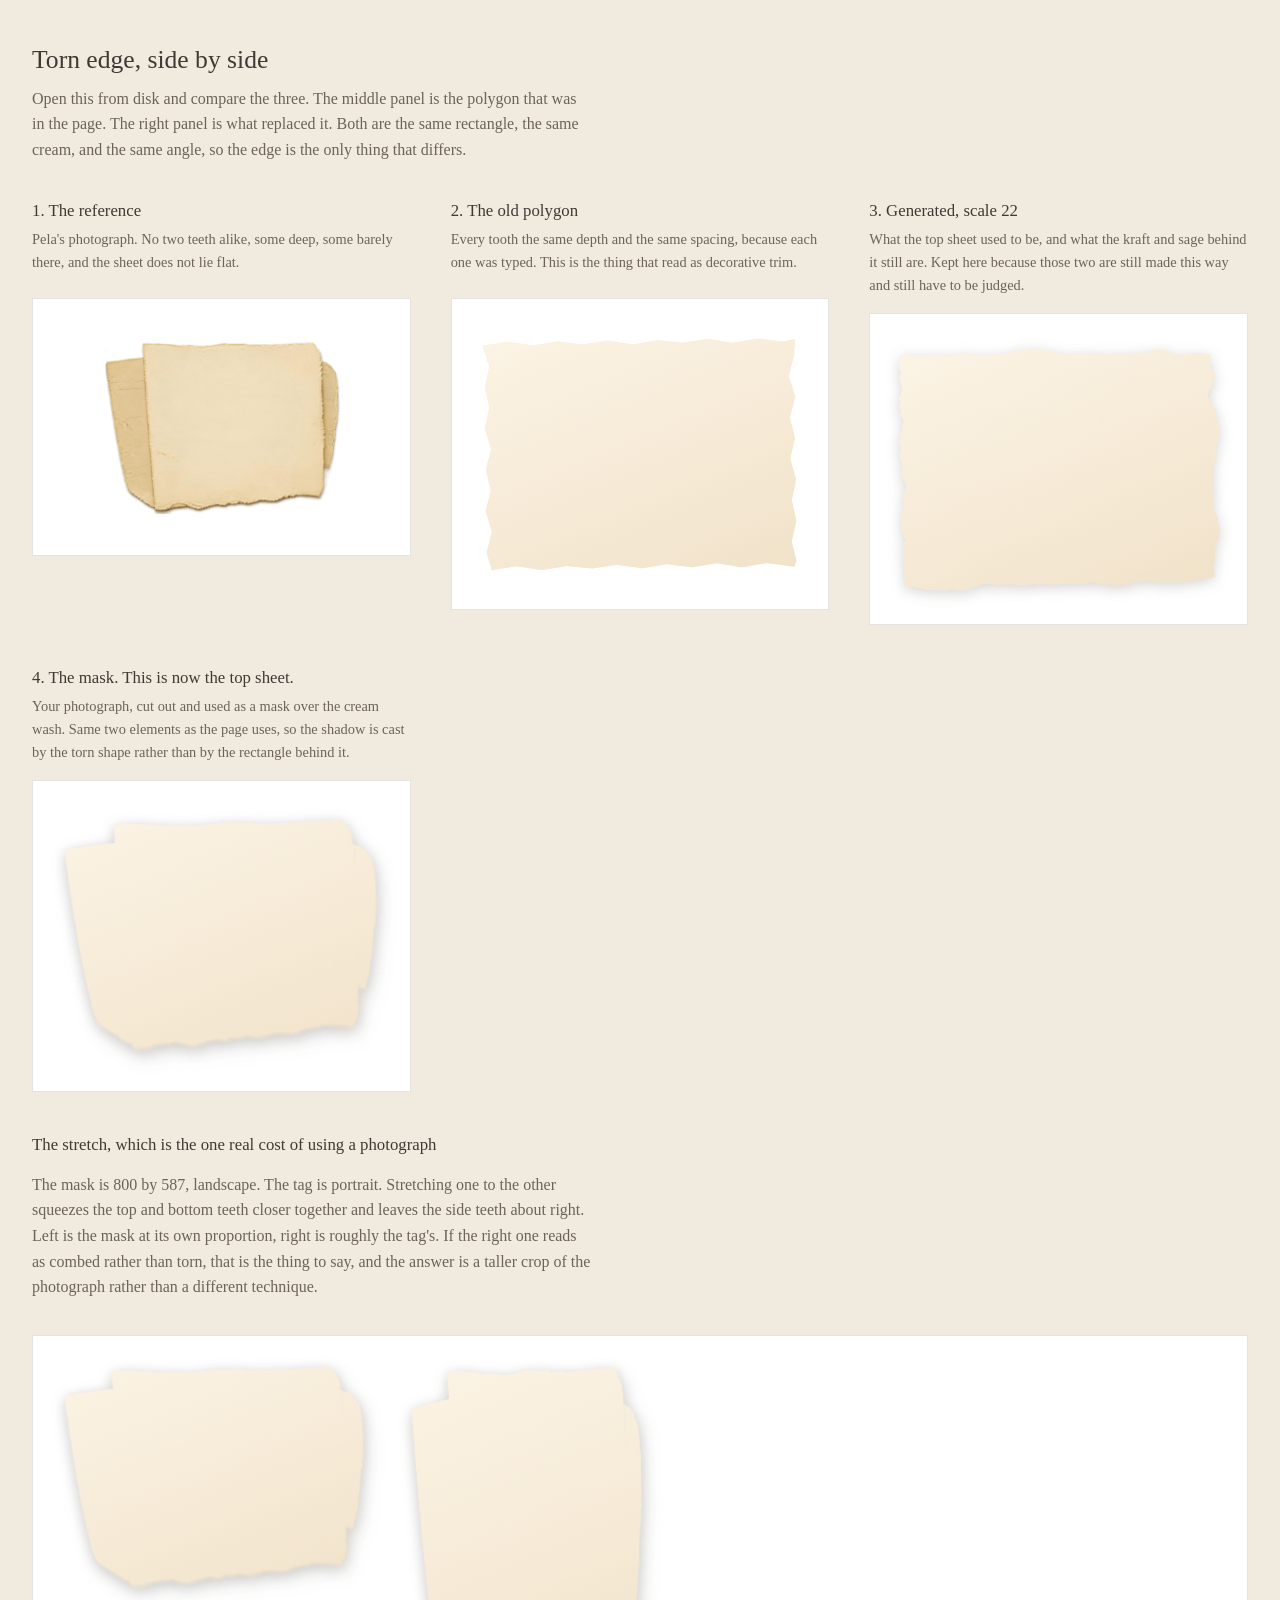
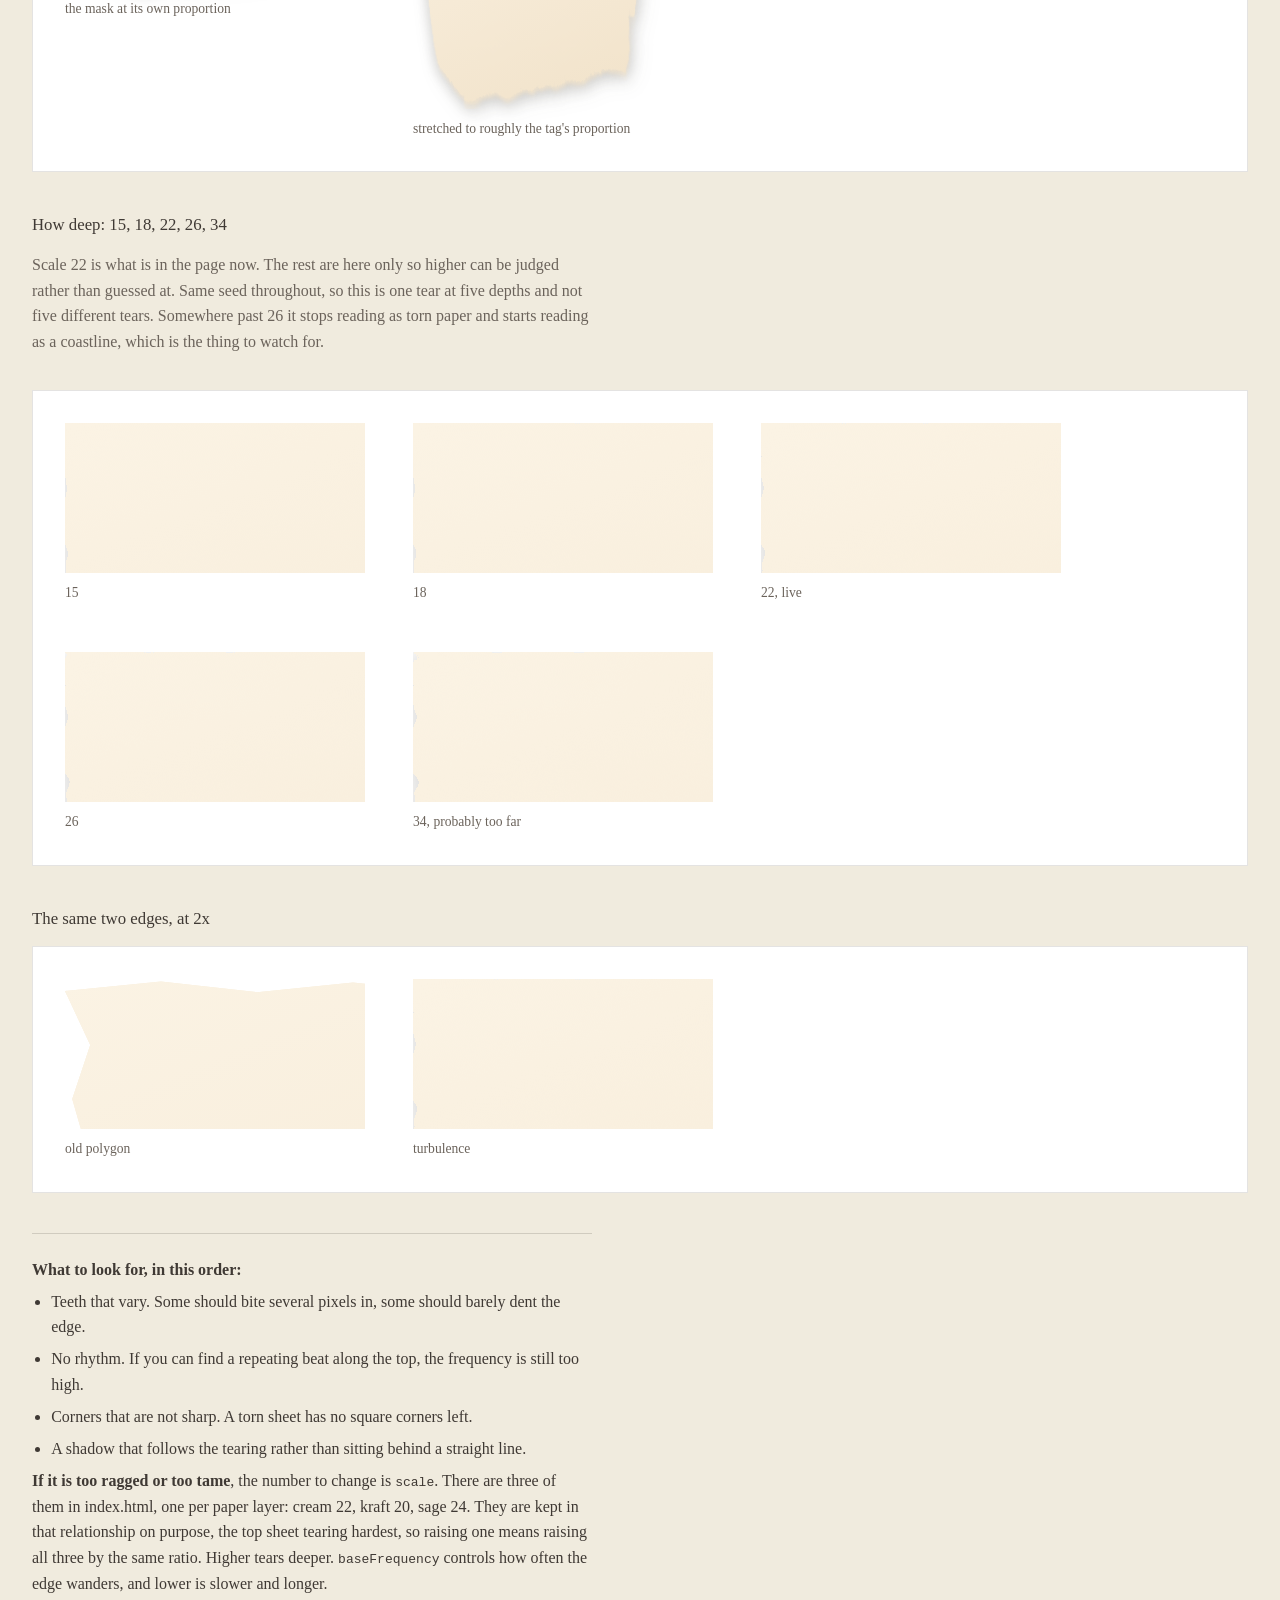
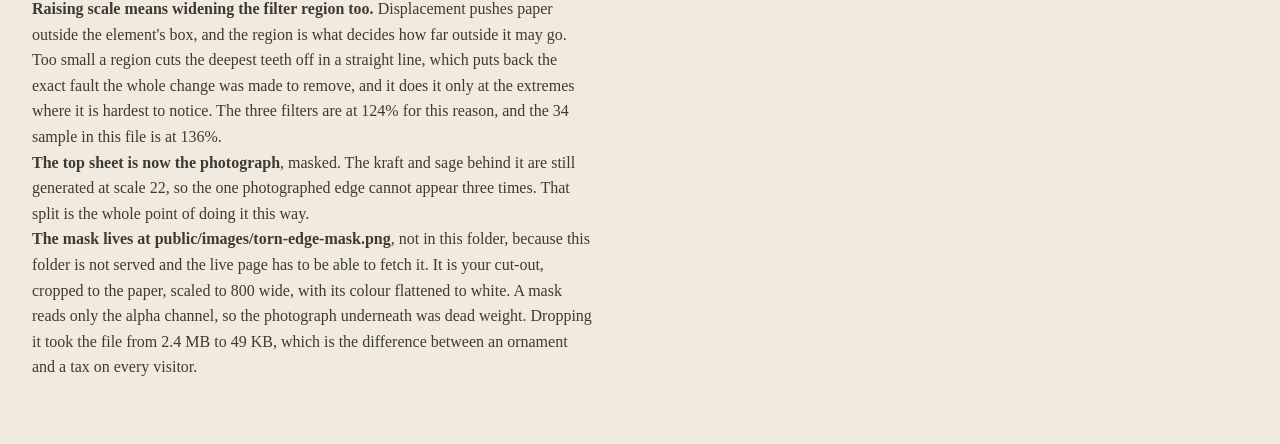
<file: design-reference/edge-preview.html>
<!DOCTYPE html>
<html lang="en">
<head>
<meta charset="UTF-8">
<meta name="viewport" content="width=device-width, initial-scale=1.0">
<title>Torn edge, side by side</title>
<!--
  NOT PART OF THE SITE. This file lives in design-reference/, which is inside
  the repo and outside public/, so netlify.toml never serves it. It exists to
  be opened from disk, by double clicking it, so the edge can be judged
  against the reference without waiting for a deploy.

  Three panels: the reference photograph, the old generated polygon, and the
  turbulence edge that replaced it. Same colour, same size, same rotation, so
  the only thing differing between the second and third is the edge.
-->
<style>
:root{
  --paper:#F0EBDE;
  --ink:#3F3934;
  --ink-soft:#6B635B;
  --olive:#7A8352;
}
*{ box-sizing:border-box; margin:0; padding:0; }
body{
  background:var(--paper);
  color:var(--ink);
  font-family:Georgia, serif;
  padding:2.5rem 2rem 4rem;
  line-height:1.6;
}
h1{ font-weight:500; font-size:1.6rem; margin-bottom:.3rem; }
.sub{ color:var(--ink-soft); margin-bottom:2.2rem; max-width:70ch; }
.row{
  display:grid;
  grid-template-columns:repeat(auto-fit, minmax(320px, 1fr));
  gap:2.5rem;
  align-items:start;
}
.panel h2{
  font-size:1.05rem;
  font-weight:500;
  margin-bottom:.2rem;
}
.panel .note{
  font-size:.9rem;
  color:var(--ink-soft);
  margin-bottom:1rem;
  min-height:3.4rem;
}
.stage{
  background:#fff;
  padding:2.5rem 2rem;
  border:1px solid rgba(63,57,52,.14);
}
.ref img{ width:100%; height:auto; display:block; }

/* Both sample sheets are the same rectangle at the same angle. */
.sheet{
  width:100%;
  height:230px;
  transform:rotate(-.8deg);
  background-color:#F8EEDC;
  background-image:linear-gradient(158deg, #FBF3E4 0%, #F6EAD6 58%, #F1E2C9 100%);
}

/* THE OLD WAY. The exact polygon that was in index.html. */
.old{
  clip-path:polygon(
    0% 2%, 8% .4%, 16% 2.2%, 24% .6%, 32% 2%, 40% .5%, 48% 2.3%, 56% .7%,
    64% 1.9%, 72% .4%, 80% 2.2%, 88% .6%, 96% 2%, 100% 1%,
    99.6% 8%, 97.8% 17%, 99.8% 26%, 98% 35%, 99.5% 44%, 97.9% 53%,
    99.7% 62%, 98.2% 71%, 99.6% 80%, 98% 89%, 99.4% 97%,
    98.8% 100%, 90% 98.2%, 82% 99.8%, 74% 98%, 66% 99.6%, 58% 98.1%,
    50% 99.7%, 42% 98%, 34% 99.5%, 26% 98.2%, 18% 99.8%, 10% 98%, 2% 99.6%,
    .4% 92%, 2.2% 83%, .3% 74%, 2% 65%, .5% 56%, 2.3% 47%, .4% 38%,
    1.9% 29%, .6% 20%, 2.1% 11%);
  box-shadow:0 4px 12px rgba(63,57,52,.16);
}

/* WHAT THE TOP SHEET IS NOW: the real photograph as a mask, on the same two
   elements index.html uses. The wrapper carries the shadows and the child
   carries the mask, because CSS runs filter before mask and a shadow on the
   masked element would be cast by its rectangle. */
.masked{
  position:relative;
  width:100%; height:230px;
  transform:rotate(-.8deg);
  filter:drop-shadow(0 3px 7px rgba(63,57,52,.22))
         drop-shadow(4px 7px 9px rgba(63,57,52,.10));
}
.masked::before{
  content:"";
  position:absolute; inset:0;
  background-color:#F8EEDC;
  background-image:linear-gradient(158deg, #FBF3E4 0%, #F6EAD6 58%, #F1E2C9 100%);
  -webkit-mask-image:url("../public/images/torn-edge-mask.png");
          mask-image:url("../public/images/torn-edge-mask.png");
  -webkit-mask-size:100% 100%;
          mask-size:100% 100%;
  -webkit-mask-repeat:no-repeat;
          mask-repeat:no-repeat;
}
/* The same mask at the tag's real proportion, portrait rather than
   landscape, so the stretching can be judged rather than discovered later. */
.masked.portrait{ width:230px; height:340px; }

/* The generated edge, kept for comparison only. It is no longer what the
   top sheet uses, and it IS still what kraft and sage use. */
.new{
  filter:url(#deckle-22gen)
         drop-shadow(0 3px 7px rgba(63,57,52,.22));
}
.s15{ filter:url(#deckle-15)    drop-shadow(0 3px 7px rgba(63,57,52,.22)); }
.s18{ filter:url(#deckle-18)    drop-shadow(0 3px 7px rgba(63,57,52,.22)); }
.s22{ filter:url(#deckle-22gen) drop-shadow(0 3px 7px rgba(63,57,52,.22)); }
.s26{ filter:url(#deckle-26)    drop-shadow(0 3px 7px rgba(63,57,52,.22)); }
.s34{ filter:url(#deckle-34)    drop-shadow(0 3px 7px rgba(63,57,52,.22)); }

/* The photograph, cut out, at the same size as the generated sheets. It is
   here so the two can be judged against each other rather than against a
   memory of the other panel. */
.photo{
  width:100%;
  height:230px;
  transform:rotate(-.8deg);
  object-fit:cover;
  display:block;
  filter:drop-shadow(0 3px 7px rgba(63,57,52,.22));
}

.zoom{ margin-top:2.5rem; }
.zoom h2{ font-size:1.05rem; font-weight:500; margin-bottom:.8rem; }
.zoomstage{
  background:#fff;
  border:1px solid rgba(63,57,52,.14);
  padding:2rem;
  overflow:hidden;
}
/* Scaled up so individual teeth can be counted and compared. */
.zoomrow{ display:flex; gap:3rem; flex-wrap:wrap; }
.zoomclip{ width:300px; height:150px; overflow:hidden; }
.zoomclip > div{
  width:600px; height:300px;
  transform:scale(2);
  transform-origin:top left;
}
.caption{ font-size:.85rem; color:var(--ink-soft); margin-top:.6rem; }
.what{
  margin-top:2.5rem;
  border-top:1px solid rgba(63,57,52,.18);
  padding-top:1.4rem;
  max-width:70ch;
}
.what li{ margin:.4rem 0 .4rem 1.2rem; }
</style>
</head>
<body>

<svg width="0" height="0" aria-hidden="true" style="position:absolute">
  <defs>
    <!-- The live one, matching index.html exactly. -->
    <filter id="deckle-22gen" x="-12%" y="-12%" width="124%" height="124%"
            color-interpolation-filters="sRGB">
      <feTurbulence type="fractalNoise" baseFrequency="0.011 0.026"
                    numOctaves="4" seed="7" result="noise"/>
      <feDisplacementMap in="SourceGraphic" in2="noise" scale="22"
                         xChannelSelector="R" yChannelSelector="G"/>
    </filter>
    <!-- Earlier depths, kept only so the ladder can be judged. Not used by
         the site. Same seed throughout, so this is one tear at five depths
         rather than five different tears. -->
    <filter id="deckle-15" x="-12%" y="-12%" width="124%" height="124%"
            color-interpolation-filters="sRGB">
      <feTurbulence type="fractalNoise" baseFrequency="0.011 0.026"
                    numOctaves="4" seed="7" result="noise"/>
      <feDisplacementMap in="SourceGraphic" in2="noise" scale="15"
                         xChannelSelector="R" yChannelSelector="G"/>
    </filter>
    <filter id="deckle-18" x="-12%" y="-12%" width="124%" height="124%"
            color-interpolation-filters="sRGB">
      <feTurbulence type="fractalNoise" baseFrequency="0.011 0.026"
                    numOctaves="4" seed="7" result="noise"/>
      <feDisplacementMap in="SourceGraphic" in2="noise" scale="18"
                         xChannelSelector="R" yChannelSelector="G"/>
    </filter>
    <!-- Above the live setting, so "higher still" can be judged rather than
         guessed at. 34 is close to where this technique stops reading as a
         tear and starts reading as a coastline. -->
    <filter id="deckle-26" x="-14%" y="-14%" width="128%" height="128%"
            color-interpolation-filters="sRGB">
      <feTurbulence type="fractalNoise" baseFrequency="0.011 0.026"
                    numOctaves="4" seed="7" result="noise"/>
      <feDisplacementMap in="SourceGraphic" in2="noise" scale="26"
                         xChannelSelector="R" yChannelSelector="G"/>
    </filter>
    <filter id="deckle-34" x="-18%" y="-18%" width="136%" height="136%"
            color-interpolation-filters="sRGB">
      <feTurbulence type="fractalNoise" baseFrequency="0.011 0.026"
                    numOctaves="4" seed="7" result="noise"/>
      <feDisplacementMap in="SourceGraphic" in2="noise" scale="34"
                         xChannelSelector="R" yChannelSelector="G"/>
    </filter>
  </defs>
</svg>

<h1>Torn edge, side by side</h1>
<p class="sub">Open this from disk and compare the three. The middle panel is the polygon that was in the page. The right panel is what replaced it. Both are the same rectangle, the same cream, and the same angle, so the edge is the only thing that differs.</p>

<div class="row">
  <div class="panel ref">
    <h2>1. The reference</h2>
    <p class="note">Pela's photograph. No two teeth alike, some deep, some barely there, and the sheet does not lie flat.</p>
    <div class="stage"><img src="torn-paper-edge.png" alt="A torn sheet of cream paper"></div>
  </div>

  <div class="panel">
    <h2>2. The old polygon</h2>
    <p class="note">Every tooth the same depth and the same spacing, because each one was typed. This is the thing that read as decorative trim.</p>
    <div class="stage"><div class="sheet old"></div></div>
  </div>

  <div class="panel">
    <h2>3. Generated, scale 22</h2>
    <p class="note">What the top sheet used to be, and what the kraft and sage behind it still are. Kept here because those two are still made this way and still have to be judged.</p>
    <div class="stage"><div class="sheet new"></div></div>
  </div>

  <div class="panel">
    <h2>4. The mask. This is now the top sheet.</h2>
    <p class="note">Your photograph, cut out and used as a mask over the cream wash. Same two elements as the page uses, so the shadow is cast by the torn shape rather than by the rectangle behind it.</p>
    <div class="stage"><div class="masked"></div></div>
  </div>
</div>

<div class="zoom">
  <h2>The stretch, which is the one real cost of using a photograph</h2>
  <p class="sub">The mask is 800 by 587, landscape. The tag is portrait. Stretching one to the other squeezes the top and bottom teeth closer together and leaves the side teeth about right. Left is the mask at its own proportion, right is roughly the tag's. If the right one reads as combed rather than torn, that is the thing to say, and the answer is a taller crop of the photograph rather than a different technique.</p>
  <div class="zoomstage">
    <div class="zoomrow">
      <div>
        <div class="masked" style="width:300px;height:220px"></div>
        <p class="caption">the mask at its own proportion</p>
      </div>
      <div>
        <div class="masked portrait"></div>
        <p class="caption">stretched to roughly the tag's proportion</p>
      </div>
    </div>
  </div>
</div>

<div class="zoom">
  <h2>How deep: 15, 18, 22, 26, 34</h2>
  <p class="sub">Scale 22 is what is in the page now. The rest are here only so higher can be judged rather than guessed at. Same seed throughout, so this is one tear at five depths and not five different tears. Somewhere past 26 it stops reading as torn paper and starts reading as a coastline, which is the thing to watch for.</p>
  <div class="zoomstage">
    <div class="zoomrow">
      <div>
        <div class="zoomclip"><div class="sheet s15"></div></div>
        <p class="caption">15</p>
      </div>
      <div>
        <div class="zoomclip"><div class="sheet s18"></div></div>
        <p class="caption">18</p>
      </div>
      <div>
        <div class="zoomclip"><div class="sheet s22"></div></div>
        <p class="caption">22, live</p>
      </div>
      <div>
        <div class="zoomclip"><div class="sheet s26"></div></div>
        <p class="caption">26</p>
      </div>
      <div>
        <div class="zoomclip"><div class="sheet s34"></div></div>
        <p class="caption">34, probably too far</p>
      </div>
    </div>
  </div>
</div>

<div class="zoom">
  <h2>The same two edges, at 2x</h2>
  <div class="zoomstage">
    <div class="zoomrow">
      <div>
        <div class="zoomclip"><div class="sheet old"></div></div>
        <p class="caption">old polygon</p>
      </div>
      <div>
        <div class="zoomclip"><div class="sheet new"></div></div>
        <p class="caption">turbulence</p>
      </div>
    </div>
  </div>
</div>

<div class="what">
  <p><strong>What to look for, in this order:</strong></p>
  <ul>
    <li>Teeth that vary. Some should bite several pixels in, some should barely dent the edge.</li>
    <li>No rhythm. If you can find a repeating beat along the top, the frequency is still too high.</li>
    <li>Corners that are not sharp. A torn sheet has no square corners left.</li>
    <li>A shadow that follows the tearing rather than sitting behind a straight line.</li>
  </ul>
  <p><strong>If it is too ragged or too tame</strong>, the number to change is <code>scale</code>. There are three of them in index.html, one per paper layer: cream 22, kraft 20, sage 24. They are kept in that relationship on purpose, the top sheet tearing hardest, so raising one means raising all three by the same ratio. Higher tears deeper. <code>baseFrequency</code> controls how often the edge wanders, and lower is slower and longer.</p>
  <p><strong>Raising scale means widening the filter region too.</strong> Displacement pushes paper outside the element's box, and the region is what decides how far outside it may go. Too small a region cuts the deepest teeth off in a straight line, which puts back the exact fault the whole change was made to remove, and it does it only at the extremes where it is hardest to notice. The three filters are at 124% for this reason, and the 34 sample in this file is at 136%.</p>
  <p><strong>The top sheet is now the photograph</strong>, masked. The kraft and sage behind it are still generated at scale 22, so the one photographed edge cannot appear three times. That split is the whole point of doing it this way.</p>
  <p><strong>The mask lives at public/images/torn-edge-mask.png</strong>, not in this folder, because this folder is not served and the live page has to be able to fetch it. It is your cut-out, cropped to the paper, scaled to 800 wide, with its colour flattened to white. A mask reads only the alpha channel, so the photograph underneath was dead weight. Dropping it took the file from 2.4 MB to 49 KB, which is the difference between an ornament and a tax on every visitor.</p>
</div>

</body>
</html>
</file>
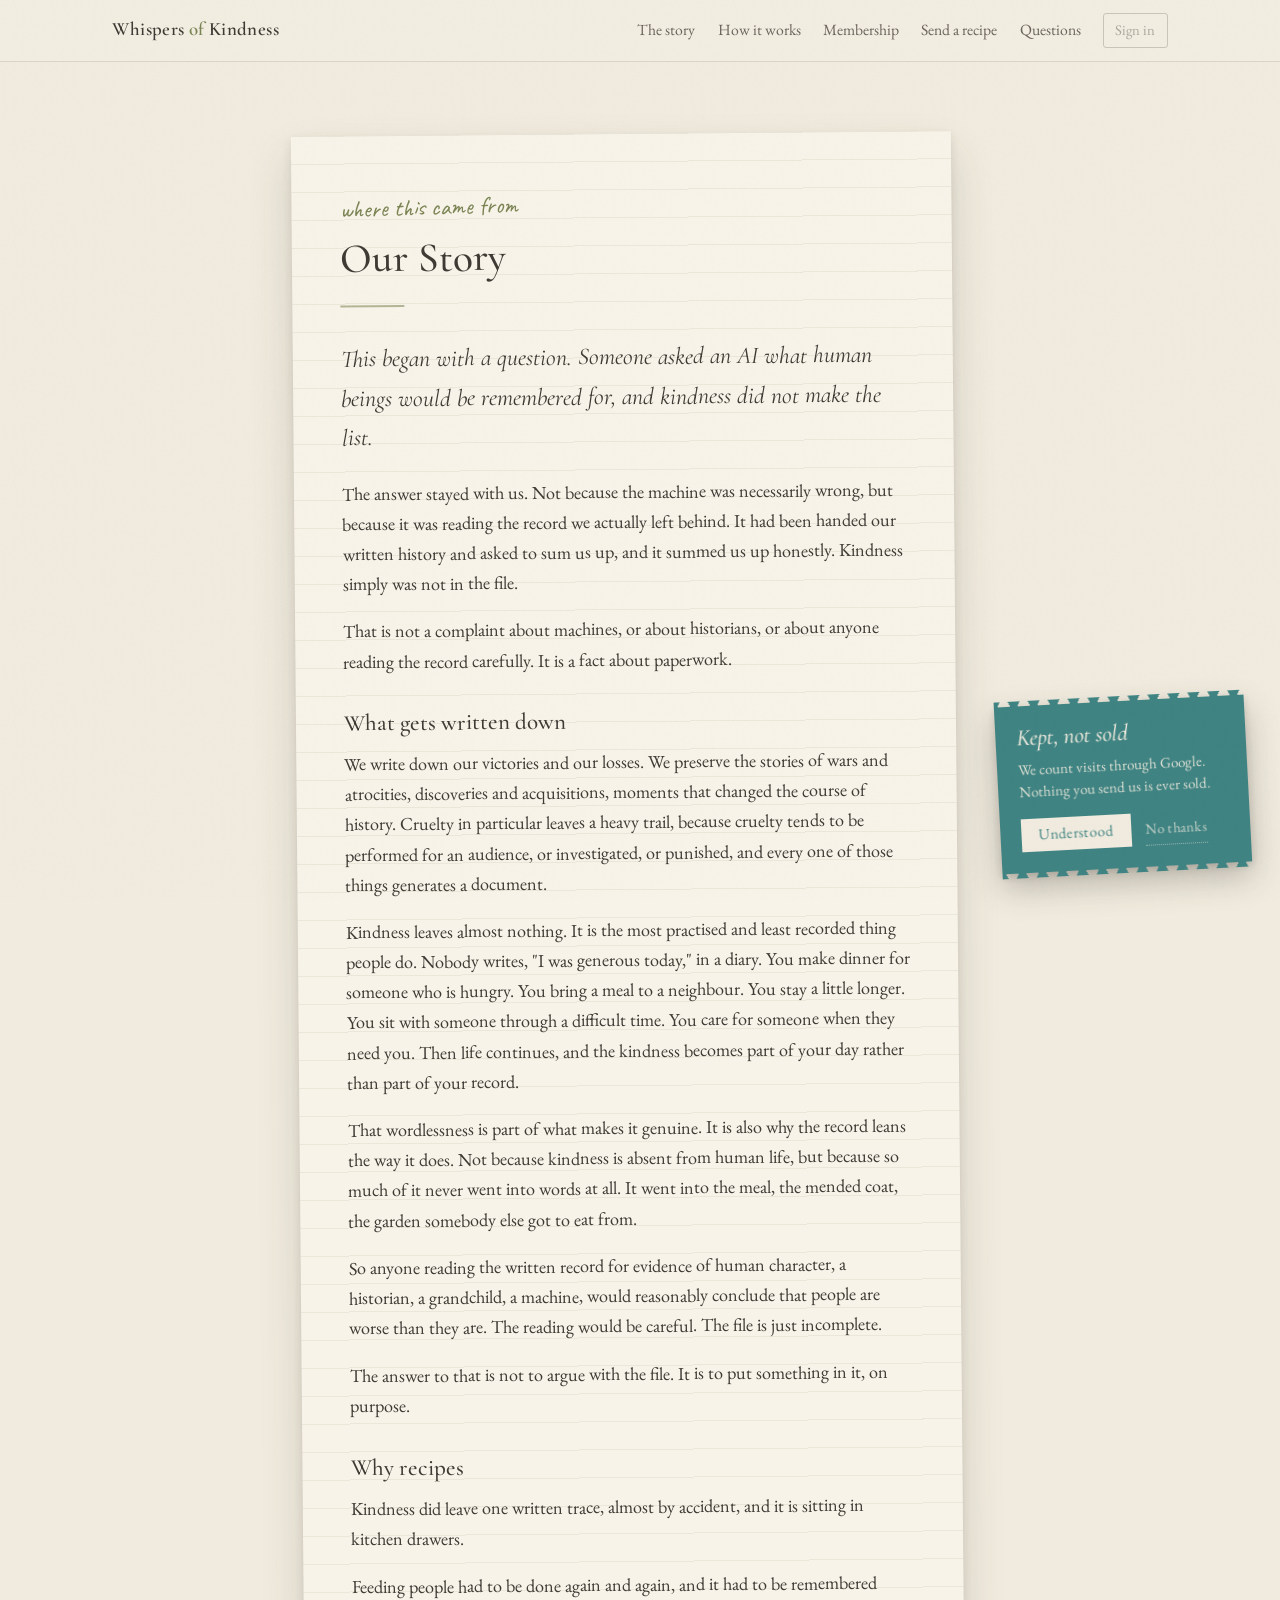
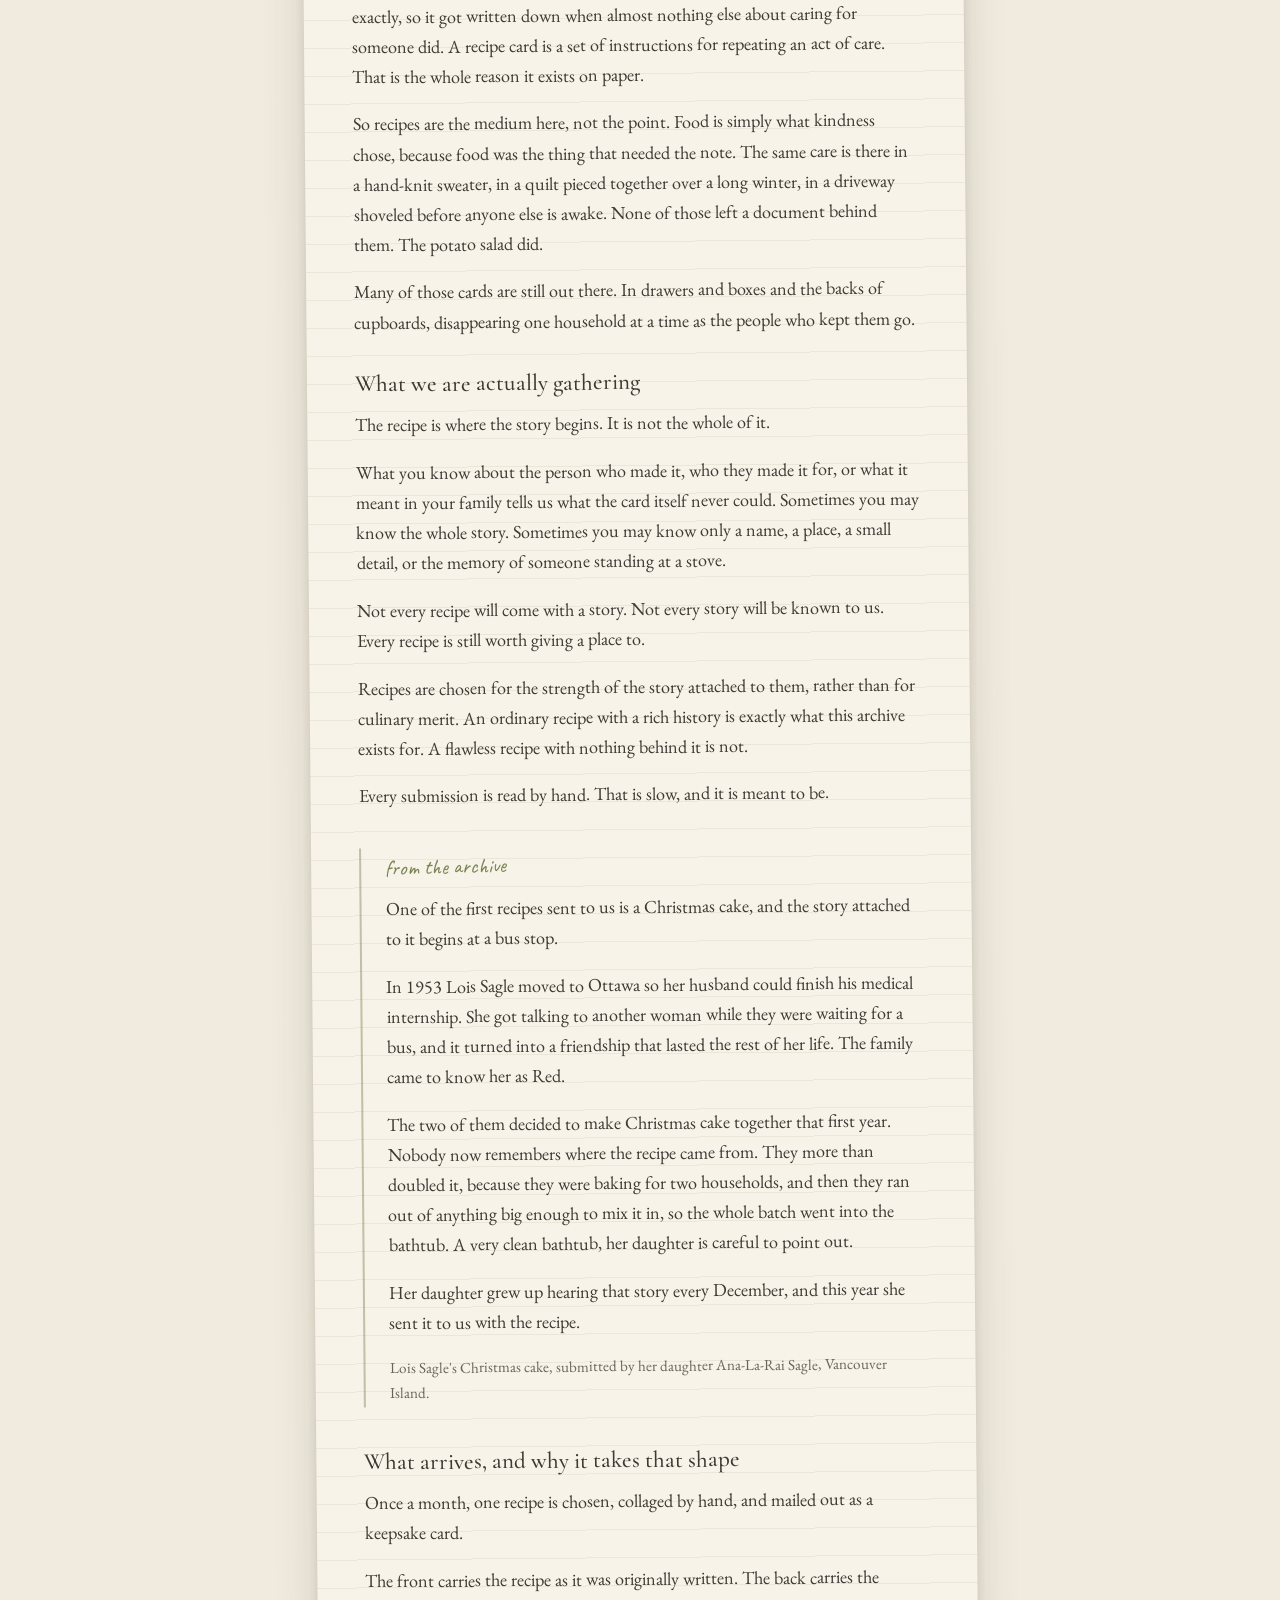
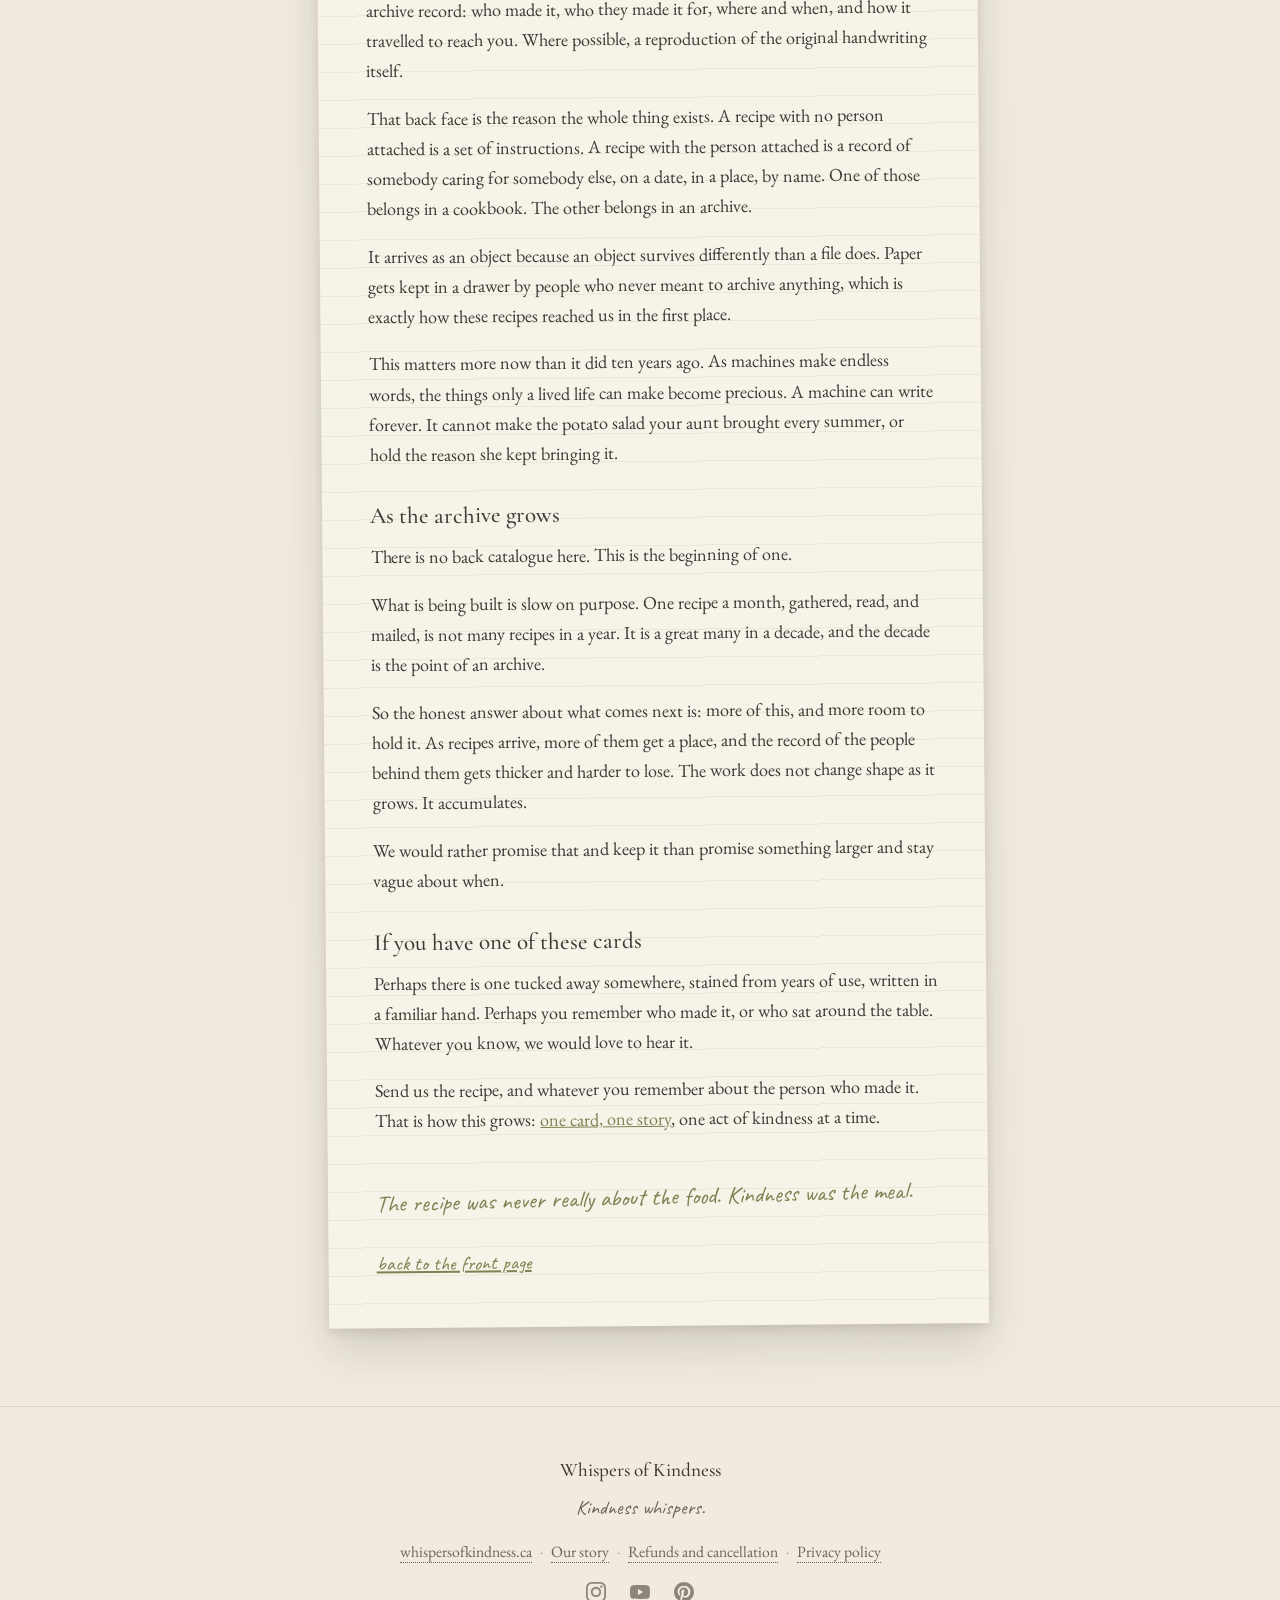
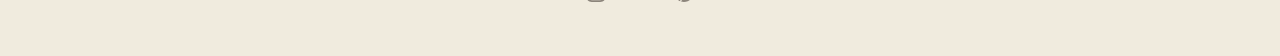
<file: public/about.html>
<!DOCTYPE html>
<html lang="en">
<head>
<meta charset="UTF-8">
<meta name="viewport" content="width=device-width, initial-scale=1.0">
<title>Our Story · Whispers of Kindness</title>
<meta name="description" content="Why Whispers of Kindness exists: the question that started it, why kindness goes unrecorded, and why family recipes are where it survives.">
<!-- Canonical drops the .html for the same reason as refunds.html and
     privacy.html: Netlify Pretty URLs rewrites hrefs on the way out, so a
     link written here as /about.html reaches a reader as /about. Both
     forms return 200, and the sitemap lists the form without the
     extension so a crawler is never handed two addresses for one page. -->
<link rel="canonical" href="https://whispersofkindness.ca/about">

<!-- ============================================================
     THE SEAL IN THE TAB

     Cut from the wax seal master on 17 August 2026. The master is
     390x390 and already square, so every size here is a straight
     resize with no crop and no recentring.

     favicon.ico carries 16, 32 and 48 in one file, as PNG payloads
     rather than the old bitmap format, which keeps the alpha clean.
     It sits at the site root because that is the path browsers ask
     for on their own, whether or not they read the tag below.

     Lives in four places: index.html, refunds.html,
     privacy.html and thank-you.html. There is no shared head template.
     ============================================================ -->
<link rel="icon" href="/favicon.ico" sizes="any">
<link rel="icon" type="image/png" sizes="32x32" href="/favicon-32x32.png">
<link rel="icon" type="image/png" sizes="16x16" href="/favicon-16x16.png">
<link rel="apple-touch-icon" sizes="180x180" href="/apple-touch-icon.png">
<link rel="manifest" href="/site.webmanifest">
<meta name="theme-color" content="#7A8352">

<!-- ============================================================
     WHY THIS IS ITS OWN PAGE

     The front page used to carry the whole of this. It was the
     longest thing on a page that also has to sell a membership,
     take a recipe, and answer questions, and it asked a first
     time reader for a lot of attention before they had any
     reason to give it.

     So the front page keeps a teaser, six paragraphs and a link,
     and the full account lives here where somebody has chosen to
     read it. This is not the same words moved across. The teaser
     is the short version and this is the long one, and the two
     are written to be read in that order.

     Everything except the sheet below is cloned from
     privacy.html, which cloned it from refunds.html, so the
     three secondary pages cannot drift apart. There is still no
     shared template.
     ============================================================ -->

<link rel="preconnect" href="https://fonts.googleapis.com">
<link rel="preconnect" href="https://fonts.gstatic.com" crossorigin>
<link href="https://fonts.googleapis.com/css2?family=Cormorant+Garamond:ital,wght@0,400;0,500;0,600;1,400;1,500&family=EB+Garamond:ital,wght@0,400;0,500;1,400&family=Caveat:wght@400;500;600&display=swap" rel="stylesheet">
<style>
/* The shared design system, the part of it this page needs. Same values as
   index.html and thank-you.html, copied rather than invented. There is no
   shared stylesheet on this site yet, so a second page carries a second copy.
   If one is ever introduced, these three blocks are what it replaces. */
:root{
  --paper:        #F0EBDE;
  --ink:          #3F3934;
  --olive:        #7A8352;
  --rose:         #D67B88;
  --plum:         #7C466C;
  --teal:         #3E8382;
  --paper-light:  #F7F3E8;
  --ink-soft:     #6B635B;

  --font-display: 'Cormorant Garamond', Georgia, serif;
  --font-body:    'EB Garamond', Georgia, serif;
  --font-hand:    'Caveat', cursive;

  --shadow-lift:  0 4px 10px rgba(63,57,52,.12), 0 22px 44px rgba(63,57,52,.16);
}
*{ box-sizing:border-box; margin:0; padding:0; }
@media (prefers-reduced-motion: reduce){
  *, *::before, *::after{ animation:none !important; transition:none !important; }
}
body{
  background:var(--paper);
  color:var(--ink);
  font-family:var(--font-body);
  font-size:1.14rem;
  line-height:1.65;
  overflow-x:hidden;
}
/* Paper grain over everything, very quiet */
body::before{
  content:"";
  position:fixed; inset:0;
  pointer-events:none;
  z-index:2000;
  opacity:.5;
  background-image:url("data:image/svg+xml,%3Csvg xmlns='http://www.w3.org/2000/svg' width='240' height='240'%3E%3Cfilter id='n'%3E%3CfeTurbulence type='fractalNoise' baseFrequency='0.9' numOctaves='2' stitchTiles='stitch'/%3E%3CfeColorMatrix type='saturate' values='0'/%3E%3CfeComponentTransfer%3E%3CfeFuncA type='table' tableValues='0 0.04'/%3E%3C/feComponentTransfer%3E%3C/filter%3E%3Crect width='100%25' height='100%25' filter='url(%23n)'/%3E%3C/svg%3E");
}
a{ color:var(--olive); }
a:focus-visible{
  outline:2px solid var(--olive);
  outline-offset:3px;
  border-radius:2px;
}

/* ---------- header, the same one the front page wears ---------- */
header{
  position:sticky; top:0; z-index:100;
  background:color-mix(in srgb, var(--paper) 92%, white 8%);
  border-bottom:1px solid rgba(63,57,52,.14);
  backdrop-filter:blur(4px);
}
.header-inner{
  max-width:1100px; margin:0 auto;
  padding:.8rem 1.4rem;
  display:flex; align-items:baseline; gap:1.6rem;
}
.wordmark{
  font-family:var(--font-display);
  font-weight:600; font-size:1.18rem;
  letter-spacing:.02em;
  color:var(--ink);
  text-decoration:none;
  white-space:nowrap;
}
.wordmark span{ color:var(--olive); }
nav{ margin-left:auto; display:flex; align-items:baseline; gap:1.4rem; }
nav a{
  font-family:var(--font-body);
  font-size:.98rem;
  color:var(--ink-soft);
  text-decoration:none;
  border-bottom:1px solid transparent;
  padding-bottom:2px;
}
nav a:hover{ color:var(--ink); border-bottom-color:var(--rose); }
/* Inactive sign-in slot. Phase four turns this on, on both pages at once. */
.signin{
  font-size:.92rem;
  color:rgba(63,57,52,.38);
  border:1px solid rgba(63,57,52,.22);
  border-radius:3px;
  padding:.28rem .7rem .3rem;
  cursor:default;
  user-select:none;
}
@media (max-width:720px){
  nav a:not(.signin){ display:none; }
}

/* ---------- the sheet ---------- */
.page{ padding:4.5rem 1.4rem 5rem; }
.sheet{
  position:relative;
  background:var(--paper-light);
  max-width:660px;
  margin:0 auto;
  padding:3.4rem 3rem 3rem;
  transform:rotate(-.5deg);
  box-shadow:var(--shadow-lift);
}
/* Faint ruled lines, so it reads as a sheet somebody wrote on rather than a
   panel. Behind the text, never over it. */
.sheet::before{
  content:"";
  position:absolute; inset:0;
  background:repeating-linear-gradient(to bottom, transparent 0 27px, rgba(122,131,82,.10) 27px 28px);
  pointer-events:none;
}
.sheet > *{ position:relative; }
.kicker{
  font-family:var(--font-hand);
  font-size:1.5rem;
  color:var(--olive);
  display:block;
  margin-bottom:.3rem;
  transform:rotate(-1.2deg);
  transform-origin:left;
}
h1{
  font-family:var(--font-display);
  font-weight:500;
  font-size:clamp(1.9rem, 4vw, 2.6rem);
  line-height:1.15;
  margin-bottom:1.4rem;
}
.rule{
  width:64px; height:2px;
  background:var(--olive);
  opacity:.55;
  margin:0 0 2rem;
  border:0;
}
.sheet p{ margin-bottom:1.1rem; }
/* Anything under a subhead was added after the approved wording, and is
   marked off from it so the two are never mistaken for each other. */
.subhead{
  font-family:var(--font-display);
  font-weight:500;
  font-size:1.45rem;
  line-height:1.2;
  margin:2.1rem 0 .7rem;
}
.updated{
  margin-top:2.2rem;
  padding-top:1.1rem;
  border-top:1px solid rgba(63,57,52,.14);
  font-size:.92rem;
  color:var(--ink-soft);
}
.back{
  display:block;
  margin-top:.6rem;
  font-family:var(--font-hand);
  font-size:1.25rem;
}

/* ---------- footer, matching the front page ---------- */
footer{
  border-top:1px solid rgba(63,57,52,.14);
  padding:3rem 1.4rem 3.4rem;
  text-align:center;
}
footer .fname{
  font-family:var(--font-display);
  font-size:1.2rem;
  font-weight:500;
}
footer .ftag{
  font-family:var(--font-hand);
  font-size:1.25rem;
  color:var(--ink-soft);
  margin:.3rem 0 .9rem;
}
footer .flinks{ font-size:.98rem; color:var(--ink-soft); }
footer .flinks a{ color:var(--ink-soft); text-decoration:none; border-bottom:1px dotted var(--ink-soft); }
footer .fsep{ opacity:.5; padding:0 .5rem; }
/* The three social links. Same block as index.html, copied rather than
   invented, because there is still no shared stylesheet on this site. If one
   is ever introduced, this is one of the pieces it replaces. Inline SVG so
   nothing is fetched from another host. */
footer .fsocial{
  margin-top:1.1rem;
  display:flex;
  justify-content:center;
  gap:1.5rem;
}
footer .fsocial a{
  display:inline-flex;
  color:var(--ink-soft);
  border-bottom:0;
  opacity:.75;
  transition:opacity .2s ease, color .2s ease;
}
footer .fsocial a:hover{ opacity:1; color:var(--rose); }
footer .fsocial a:focus-visible{
  outline:2px solid var(--olive);
  outline-offset:3px;
  border-radius:2px;
  opacity:1;
}
footer .fsocial svg{
  width:20px; height:20px;
  fill:currentColor;
  display:block;
}
footer .fsa{
  margin-top:1.1rem;
  font-size:.9rem;
  color:rgba(63,57,52,.5);
  letter-spacing:.04em;
}

@media (max-width:640px){
  .sheet{ padding:2.4rem 1.6rem 2.2rem; transform:none; }
}

/* ============================================================
   CONSENT STAMP

   Nothing loads Google Analytics until this is dismissed, so
   this notice is the only thing standing between a first time
   reader and a third party script. It is a postage stamp rather
   than a grey cookie bar because the rest of the site is paper
   and ephemera, and a grey bar would be the one corporate object
   on the page.

   Lives in four places, like the tag it gates: index.html,
   refunds.html, privacy.html and thank-you.html. There is no shared template.
   Change one, change all four.

   THE CLASS IS consent-stamp, NOT stamp. It was .stamp to begin
   with, which is already the site's own class for the little
   ephemera tags, the plum "now open" in the hero and the "first
   class" on the thank-you page. These rules are further down the
   same stylesheet, so they won, and both of those tags were
   dragged out of the page and pinned to the bottom right corner
   with teal perforations on them. Nothing warned about it. If a
   later phase adds anything here, give it a name of its own and
   check the name is free first.
   ============================================================ */
.consent-stamp{
  position:fixed;
  right:32px;
  bottom:32px;
  z-index:60;
  width:250px;
  padding:1.2rem 1.3rem 1.3rem;
  background:var(--teal);
  color:var(--paper);
  transform:rotate(-3deg);
  box-shadow:0 14px 30px rgba(63,57,52,.3), 0 3px 8px rgba(63,57,52,.18);
  transition:opacity .5s ease, transform .5s ease;
}

/* The perforations. Two teal strips straddling the top and bottom
   edges, with half circles bitten out of them by a repeating mask.
   The -webkit- prefixes are for Safari, which shipped mask-image
   unprefixed well before mask-size and mask-repeat. */
.consent-stamp::before,
.consent-stamp::after{
  content:"";
  position:absolute;
  left:0;
  right:0;
  height:10px;
  background:var(--teal);
  -webkit-mask-image:radial-gradient(circle 6px at 10px 5px, transparent 98%, #000 100%);
          mask-image:radial-gradient(circle 6px at 10px 5px, transparent 98%, #000 100%);
  -webkit-mask-repeat:repeat-x;
          mask-repeat:repeat-x;
  -webkit-mask-size:20px 20px;
          mask-size:20px 20px;
}
.consent-stamp::before{ top:-5px; }
.consent-stamp::after{ bottom:-5px; }

.consent-stamp .consent-stamp-h{
  font-family:var(--font-display);
  font-style:italic;
  font-weight:500;
  font-size:1.45rem;
  line-height:1.15;
  margin-bottom:.45rem;
}
.consent-stamp .consent-stamp-b{
  font-family:var(--font-body);
  font-size:.94rem;
  line-height:1.45;
  color:rgba(240,235,222,.9);
}
.consent-stamp-actions{
  display:flex;
  align-items:center;
  gap:.9rem;
  margin-top:1rem;
}
.consent-stamp button{
  padding:.42rem 1.1rem;
  border:none;
  background:var(--paper);
  color:var(--teal);
  font-family:var(--font-body);
  font-size:.95rem;
  letter-spacing:.02em;
  cursor:pointer;
}
.consent-stamp button:hover{ background:#FFFFFF; }
.consent-stamp button:focus-visible{ outline:2px solid var(--paper); outline-offset:3px; }

/* The decline. Quiet on purpose, and quiet in a specific way: no
   fill and no border box, just the word with the dotted underline
   the rest of the site already uses for a link. It has to be
   genuinely available, which is why it sits beside Understood
   rather than behind a corner cross, and it has to not compete,
   which is why it is not a second cream block. */
.consent-stamp button.quiet{
  padding:.42rem 0;
  background:none;
  color:rgba(240,235,222,.78);
  border-bottom:1px dotted rgba(240,235,222,.5);
  font-size:.9rem;
}
.consent-stamp button.quiet:hover{
  background:none;
  color:var(--paper);
  border-bottom-color:var(--paper);
}

/* Dismissed. Opacity carries the fade, and the slight drop keeps
   it reading as an object taken off the page rather than a box
   being switched off. */
.consent-stamp.is-going{
  opacity:0;
  transform:rotate(-3deg) translateY(10px);
  pointer-events:none;
}

@media (max-width:520px){
  .consent-stamp{ right:16px; bottom:16px; width:auto; max-width:250px; }
}

/* ---------- the story page ---------- */
/* The italic first line, the same rule the letter on the front page uses
   for its opening, copied rather than invented. There is still no shared
   stylesheet on this site. If one is ever introduced, this goes with it. */
.sheet .opening{
  font-family:var(--font-display);
  font-size:1.5rem;
  font-style:italic;
  color:var(--ink);
  margin-bottom:1.3rem;
}
/* ---------- a story out of the archive ----------
   NOT a testimonial card, deliberately. There is no testimonial pattern on
   this site, and a review panel with a rating and a headshot would be the
   one corporate object on a page made of paper. This is set as a note laid
   into the sheet: a rule down the left edge, the hand for the label, and
   the attribution in the same quiet grey the footer uses. */
.vignette{
  margin:2.3rem 0 2.6rem;
  padding:.1rem 0 .1rem 1.5rem;
  border-left:2px solid rgba(122,131,82,.45);
}
.vignette .vignette-k{
  font-family:var(--font-hand);
  font-size:1.35rem;
  color:var(--olive);
  display:block;
  margin-bottom:.55rem;
  transform:rotate(-1deg);
  transform-origin:left;
}
.vignette .vignette-by{
  font-size:.95rem;
  color:var(--ink-soft);
  margin-bottom:0;
}
@media (max-width:640px){
  .vignette{ padding-left:1.1rem; }
}

/* The last line, signed off in the hand. Same values as .gift-line on the
   front page, which is the only other sentence on this site set this way. */
.closing-line{
  font-family:var(--font-hand);
  font-size:1.5rem;
  color:var(--olive);
  transform:rotate(-1deg);
  display:inline-block;
  margin-top:1.6rem;
}
</style>

<!-- ============================================================
     WHO THIS IS

     Sitewide, and deliberately a second script rather than another
     node bolted into the merchant graph on the front page. That
     graph exists to describe two things that are for sale, and it
     is rewritten at runtime when the founding rate changes. This
     one describes the project itself and never changes. Keeping
     them apart means a price rewrite can never disturb the
     identity record, and a change of social account can never
     disturb a price.

     IT CARRIES THE SAME @id ON PURPOSE. Both this and the
     Organization node inside the merchant graph are
     https://whispersofkindness.ca/#organization, so a consumer
     merges them into one entity and the Product's "brand"
     reference resolves to the full record, logo and profiles
     included. The properties they share are written identically
     in both places, so a merge cannot produce a contradiction. If
     one is edited, edit the other.

     logo is the wax seal, already on the site as the 512px icon.
     It is a real file at a real address rather than a logo
     invented for the markup.

     sameAs carries only accounts that exist and answer. All three
     were checked by opening them. An account listed here that
     404s is worse than no sameAs at all, because it is a claim
     about identity that fails on inspection.

     Lives in four places: index.html, about.html, refunds.html
     and privacy.html. There is no shared head template.
     thank-you.html is deliberately left out. It carries noindex,
     and structured data on a page asking not to be indexed is
     weight for nobody.
     ============================================================ -->
<script type="application/ld+json" id="ld-organization">
{
  "@context": "https://schema.org",
  "@type": "Organization",
  "@id": "https://whispersofkindness.ca/#organization",
  "name": "Whispers of Kindness",
  "url": "https://whispersofkindness.ca/",
  "logo": "https://whispersofkindness.ca/favicon-512x512.png",
  "description": "An archive of human kindness, gathered through family recipes.",
  "email": "lela@whispersofkindness.ca",
  "sameAs": [
    "https://www.instagram.com/wofk_thecherishedtable/",
    "https://www.pinterest.com/Whispers_of_kindness/",
    "https://www.youtube.com/@Whispers-Of-Kindness"
  ]
}
</script>

<!-- Google Analytics 4 is not loaded here. It used to be. The tag and
     the consent stamp that gates it now sit together at the foot of
     the body, so nothing reaches googletagmanager.com before a reader
     has agreed to it. -->
</head>
<body>

<header>
  <div class="header-inner">
    <a class="wordmark" href="/">Whispers <span>of</span> Kindness</a>
    <nav aria-label="Site">
      <a href="/#story">The story</a>
      <a href="/#how">How it works</a>
      <a href="/#membership">Membership</a>
      <a href="/#invite">Send a recipe</a>
      <a href="/#faq">Questions</a>
      <!-- Inactive sign-in slot. Phase four activates this. -->
      <span class="signin" title="Coming soon" aria-disabled="true">Sign in</span>
    </nav>
  </div>
</header>

<main class="page">
  <article class="sheet">
    <span class="kicker">where this came from</span>
    <h1>Our Story</h1>
    <hr class="rule">

    <p class="opening">This began with a question. Someone asked an AI what human beings would be remembered for, and kindness did not make the list.</p>

    <p>The answer stayed with us. Not because the machine was necessarily wrong, but because it was reading the record we actually left behind. It had been handed our written history and asked to sum us up, and it summed us up honestly. Kindness simply was not in the file.</p>

    <p>That is not a complaint about machines, or about historians, or about anyone reading the record carefully. It is a fact about paperwork.</p>

    <h2 class="subhead">What gets written down</h2>

    <p>We write down our victories and our losses. We preserve the stories of wars and atrocities, discoveries and acquisitions, moments that changed the course of history. Cruelty in particular leaves a heavy trail, because cruelty tends to be performed for an audience, or investigated, or punished, and every one of those things generates a document.</p>

    <p>Kindness leaves almost nothing. It is the most practised and least recorded thing people do. Nobody writes, "I was generous today," in a diary. You make dinner for someone who is hungry. You bring a meal to a neighbour. You stay a little longer. You sit with someone through a difficult time. You care for someone when they need you. Then life continues, and the kindness becomes part of your day rather than part of your record.</p>

    <p>That wordlessness is part of what makes it genuine. It is also why the record leans the way it does. Not because kindness is absent from human life, but because so much of it never went into words at all. It went into the meal, the mended coat, the garden somebody else got to eat from.</p>

    <p>So anyone reading the written record for evidence of human character, a historian, a grandchild, a machine, would reasonably conclude that people are worse than they are. The reading would be careful. The file is just incomplete.</p>

    <p>The answer to that is not to argue with the file. It is to put something in it, on purpose.</p>

    <h2 class="subhead">Why recipes</h2>

    <p>Kindness did leave one written trace, almost by accident, and it is sitting in kitchen drawers.</p>

    <p>Feeding people had to be done again and again, and it had to be remembered exactly, so it got written down when almost nothing else about caring for someone did. A recipe card is a set of instructions for repeating an act of care. That is the whole reason it exists on paper.</p>

    <p>So recipes are the medium here, not the point. Food is simply what kindness chose, because food was the thing that needed the note. The same care is there in a hand-knit sweater, in a quilt pieced together over a long winter, in a driveway shoveled before anyone else is awake. None of those left a document behind them. The potato salad did.</p>

    <p>Many of those cards are still out there. In drawers and boxes and the backs of cupboards, disappearing one household at a time as the people who kept them go.</p>

    <h2 class="subhead">What we are actually gathering</h2>

    <p>The recipe is where the story begins. It is not the whole of it.</p>

    <p>What you know about the person who made it, who they made it for, or what it meant in your family tells us what the card itself never could. Sometimes you may know the whole story. Sometimes you may know only a name, a place, a small detail, or the memory of someone standing at a stove.</p>

    <p>Not every recipe will come with a story. Not every story will be known to us. Every recipe is still worth giving a place to.</p>

    <p>Recipes are chosen for the strength of the story attached to them, rather than for culinary merit. An ordinary recipe with a rich history is exactly what this archive exists for. A flawless recipe with nothing behind it is not.</p>

    <p>Every submission is read by hand. That is slow, and it is meant to be.</p>

    <!-- A REAL SUBMISSION, AND THE ONLY ONE ON THE SITE.
         Recipe recipe-0005 in the archive. Every detail below is out of the
         contributor's own written account, and nothing is added to it: the
         year, the bus stop, the nickname, the doubled batch, the bathtub and
         the insistence that it was a clean one are all hers.

         Permission for this comes from the contributor record, where
         permission_status, adaptation_permission and video_consideration_consent
         are all granted, original_cook_public is true, and the contributor is
         not anonymous. That is the gate. Nothing else is.

         Her friend is named in the submitted story, first name and nickname
         both. Only the nickname is used here, because she is a third party who
         never filled in a form of her own and the nickname carries the warmth
         without the identification. The full name is in the record if it is
         ever wanted.

         ONE, NOT THREE. There is one real story in the archive, so there is
         one here. A row of three would have meant inventing two. -->
    <div class="vignette">
      <span class="vignette-k">from the archive</span>
      <p>One of the first recipes sent to us is a Christmas cake, and the story attached to it begins at a bus stop.</p>
      <p>In 1953 Lois Sagle moved to Ottawa so her husband could finish his medical internship. She got talking to another woman while they were waiting for a bus, and it turned into a friendship that lasted the rest of her life. The family came to know her as Red.</p>
      <p>The two of them decided to make Christmas cake together that first year. Nobody now remembers where the recipe came from. They more than doubled it, because they were baking for two households, and then they ran out of anything big enough to mix it in, so the whole batch went into the bathtub. A very clean bathtub, her daughter is careful to point out.</p>
      <p>Her daughter grew up hearing that story every December, and this year she sent it to us with the recipe.</p>
      <p class="vignette-by">Lois Sagle's Christmas cake, submitted by her daughter Ana-La-Rai Sagle, Vancouver Island.</p>
    </div>

    <h2 class="subhead">What arrives, and why it takes that shape</h2>

    <p>Once a month, one recipe is chosen, collaged by hand, and mailed out as a keepsake card.</p>

    <p>The front carries the recipe as it was originally written. The back carries the archive record: who made it, who they made it for, where and when, and how it travelled to reach you. Where possible, a reproduction of the original handwriting itself.</p>

    <p>That back face is the reason the whole thing exists. A recipe with no person attached is a set of instructions. A recipe with the person attached is a record of somebody caring for somebody else, on a date, in a place, by name. One of those belongs in a cookbook. The other belongs in an archive.</p>

    <p>It arrives as an object because an object survives differently than a file does. Paper gets kept in a drawer by people who never meant to archive anything, which is exactly how these recipes reached us in the first place.</p>

    <p>This matters more now than it did ten years ago. As machines make endless words, the things only a lived life can make become precious. A machine can write forever. It cannot make the potato salad your aunt brought every summer, or hold the reason she kept bringing it.</p>

    <h2 class="subhead">As the archive grows</h2>

    <p>There is no back catalogue here. This is the beginning of one.</p>

    <p>What is being built is slow on purpose. One recipe a month, gathered, read, and mailed, is not many recipes in a year. It is a great many in a decade, and the decade is the point of an archive.</p>

    <p>So the honest answer about what comes next is: more of this, and more room to hold it. As recipes arrive, more of them get a place, and the record of the people behind them gets thicker and harder to lose. The work does not change shape as it grows. It accumulates.</p>

    <p>We would rather promise that and keep it than promise something larger and stay vague about when.</p>

    <h2 class="subhead">If you have one of these cards</h2>

    <p>Perhaps there is one tucked away somewhere, stained from years of use, written in a familiar hand. Perhaps you remember who made it, or who sat around the table. Whatever you know, we would love to hear it.</p>

    <p>Send us the recipe, and whatever you remember about the person who made it. That is how this grows: <a href="/#send">one card, one story</a>, one act of kindness at a time.</p>

    <p class="closing-line">The recipe was never really about the food. Kindness was the meal.</p>

    <a class="back" href="/">back to the front page</a>
  </article>
</main>

<footer>
  <p class="fname">Whispers of Kindness</p>
  <p class="ftag">Kindness whispers.</p>
  <p class="flinks"><a href="https://whispersofkindness.ca">whispersofkindness.ca</a><span class="fsep">·</span><a href="/about.html">Our story</a><span class="fsep">·</span><a href="/refunds.html">Refunds and cancellation</a><span class="fsep">·</span><a href="/privacy.html">Privacy policy</a></p>
  <!-- Same three links as the front page, kept identical on purpose. A footer
       that differs between pages reads as a page somebody forgot. -->
  <p class="fsocial">
    <a href="https://www.instagram.com/wofk_thecherishedtable/" aria-label="Whispers of Kindness on Instagram" target="_blank" rel="noopener noreferrer">
      <svg viewBox="0 0 24 24" aria-hidden="true" focusable="false"><path d="M12 0C8.74 0 8.333.015 7.053.072 5.775.132 4.905.333 4.14.63c-.789.306-1.459.717-2.126 1.384S.935 3.35.63 4.14C.333 4.905.131 5.775.072 7.053.012 8.333 0 8.74 0 12s.015 3.667.072 4.947c.06 1.277.261 2.148.558 2.913.306.788.717 1.459 1.384 2.126.667.666 1.336 1.079 2.126 1.384.766.296 1.636.499 2.913.558C8.333 23.988 8.74 24 12 24s3.667-.015 4.947-.072c1.277-.06 2.148-.262 2.913-.558.788-.306 1.459-.718 2.126-1.384.666-.667 1.079-1.335 1.384-2.126.296-.765.499-1.636.558-2.913.06-1.28.072-1.687.072-4.947s-.015-3.667-.072-4.947c-.06-1.277-.262-2.149-.558-2.913-.306-.789-.718-1.459-1.384-2.126C21.319 1.347 20.651.935 19.86.63c-.765-.297-1.636-.499-2.913-.558C15.667.012 15.26 0 12 0zm0 2.16c3.203 0 3.585.016 4.85.071 1.17.055 1.805.249 2.227.415.562.217.96.477 1.382.896.419.42.679.819.896 1.381.164.422.36 1.057.413 2.227.057 1.266.07 1.646.07 4.85s-.015 3.585-.074 4.85c-.061 1.17-.256 1.805-.421 2.227-.224.562-.479.96-.899 1.382-.419.419-.824.679-1.38.896-.42.164-1.065.36-2.235.413-1.274.057-1.649.07-4.859.07-3.211 0-3.586-.015-4.859-.074-1.171-.061-1.816-.256-2.236-.421-.569-.224-.96-.479-1.379-.899-.421-.419-.69-.824-.9-1.38-.165-.42-.359-1.065-.42-2.235-.045-1.26-.061-1.649-.061-4.844 0-3.196.016-3.586.061-4.861.061-1.17.255-1.814.42-2.234.21-.57.479-.96.9-1.381.419-.419.81-.689 1.379-.898.42-.166 1.051-.361 2.221-.421 1.275-.045 1.65-.06 4.859-.06l.045.03zm0 3.678c-3.405 0-6.162 2.76-6.162 6.162 0 3.405 2.76 6.162 6.162 6.162 3.405 0 6.162-2.76 6.162-6.162 0-3.405-2.76-6.162-6.162-6.162zM12 16c-2.21 0-4-1.79-4-4s1.79-4 4-4 4 1.79 4 4-1.79 4-4 4zm7.846-10.405c0 .795-.646 1.44-1.44 1.44-.795 0-1.44-.646-1.44-1.44 0-.794.646-1.439 1.44-1.439.793-.001 1.44.645 1.44 1.439z"/></svg>
    </a>
    <a href="https://www.youtube.com/@Whispers-Of-Kindness" aria-label="Whispers of Kindness on YouTube" target="_blank" rel="noopener noreferrer">
      <svg viewBox="0 0 24 24" aria-hidden="true" focusable="false"><path d="M23.498 6.186a3.016 3.016 0 0 0-2.122-2.136C19.505 3.545 12 3.545 12 3.545s-7.505 0-9.377.505A3.017 3.017 0 0 0 .502 6.186C0 8.07 0 12 0 12s0 3.93.502 5.814a3.016 3.016 0 0 0 2.122 2.136c1.871.505 9.376.505 9.376.505s7.505 0 9.377-.505a3.015 3.015 0 0 0 2.122-2.136C24 15.93 24 12 24 12s0-3.93-.502-5.814zM9.545 15.568V8.432L15.818 12l-6.273 3.568z"/></svg>
    </a>
    <a href="https://www.pinterest.com/Whispers_of_kindness/" aria-label="Whispers of Kindness on Pinterest" target="_blank" rel="noopener noreferrer">
      <svg viewBox="0 0 24 24" aria-hidden="true" focusable="false"><path d="M12.017 0C5.396 0 .029 5.367.029 11.987c0 5.079 3.158 9.417 7.618 11.162-.105-.949-.199-2.403.041-3.439.219-.937 1.406-5.957 1.406-5.957s-.359-.72-.359-1.781c0-1.663.967-2.911 2.168-2.911 1.024 0 1.518.769 1.518 1.688 0 1.029-.653 2.567-.992 3.992-.285 1.193.6 2.165 1.775 2.165 2.128 0 3.768-2.245 3.768-5.487 0-2.861-2.063-4.869-5.008-4.869-3.41 0-5.409 2.562-5.409 5.199 0 1.033.394 2.143.889 2.741.099.12.112.225.085.345-.09.375-.293 1.199-.334 1.363-.053.225-.172.271-.401.165-1.495-.69-2.433-2.878-2.433-4.646 0-3.776 2.748-7.252 7.92-7.252 4.158 0 7.392 2.967 7.392 6.923 0 4.135-2.607 7.462-6.233 7.462-1.214 0-2.354-.629-2.758-1.379l-.749 2.848c-.269 1.045-1.004 2.352-1.498 3.146 1.123.345 2.306.535 3.55.535 6.607 0 11.985-5.365 11.985-11.987C23.97 5.39 18.592.026 11.985.026L12.017 0z"/></svg>
    </a>
  </p>
</footer>


<!-- ============================================================
     CONSENT STAMP, AND THE ANALYTICS TAG IT GATES

     The gtag.js script used to sit in the head and load on its own.
     It does not any more. Nothing reaches googletagmanager.com
     until somebody clicks Understood.

     No thanks is a real answer and not just a way of closing the
     box. It stores 'declined', it never loads the tag, and it is
     remembered exactly as firmly as a yes, so somebody who says no
     is not asked again on the next page or the next visit.

     Lives in four places: index.html, refunds.html,
     privacy.html and thank-you.html. There is no shared template, so the markup, the
     styles and this script are all duplicated. Change one, change
     all three. The Measurement ID appears once, in GA_ID below.
     ============================================================ -->
<aside class="consent-stamp" id="consent-stamp" aria-label="Analytics notice" hidden>
  <p class="consent-stamp-h">Kept, not sold</p>
  <p class="consent-stamp-b">We count visits through Google. Nothing you send us is ever sold.</p>
  <div class="consent-stamp-actions">
    <button type="button" id="consent-ok">Understood</button>
    <button type="button" class="quiet" id="consent-no">No thanks</button>
  </div>
</aside>

<script>
(function(){
  var KEY   = 'wok-consent';
  var GA_ID = 'G-1855141C8G';

  function loadGA4(){
    var s = document.createElement('script');
    s.async = true;
    s.src = 'https://www.googletagmanager.com/gtag/js?id=' + GA_ID;
    document.head.appendChild(s);
    window.dataLayer = window.dataLayer || [];
    function gtag(){ dataLayer.push(arguments); }
    window.gtag = gtag;
    gtag('js', new Date());
    gtag('config', GA_ID);
  }

  /* localStorage is not always there to be read. Chrome throws on it
     outright when a reader has site data blocked, and so do some
     private windows. A notice that took the whole page down with it
     would be worse than no notice, so a failed read counts as "not
     asked yet" and a failed write just means the stamp comes back on
     the next visit. */
  function stored(){
    try { return localStorage.getItem(KEY); }
    catch (e) { return null; }
  }
  function remember(answer){
    try { localStorage.setItem(KEY, answer); }
    catch (e) {}
  }

  /* Three states, not two. 'given' loads the tag, 'declined' loads
     nothing and stays just as answered, and anything else, including
     a storage read that threw, means they have not been asked yet.
     Only the exact string 'given' ever reaches loadGA4. */
  var saved = stored();
  if (saved === 'given')    { loadGA4(); return; }
  if (saved === 'declined') { return; }

  var stamp = document.getElementById('consent-stamp');
  var yes   = document.getElementById('consent-ok');
  var no    = document.getElementById('consent-no');
  if (!stamp || !yes || !no) return;

  /* The stamp ships with the hidden attribute set, and is only ever
     revealed here. That way a returning reader does not get a flash
     of it before the script has read their answer. */
  stamp.hidden = false;

  function dismiss(answer){
    remember(answer);
    if (answer === 'given') loadGA4();
    stamp.classList.add('is-going');
    /* Held back until the fade has finished, so the transition is
       actually seen. Hidden rather than removed, so the markup stays
       where anyone reading the page source expects to find it. */
    setTimeout(function(){ stamp.hidden = true; }, 500);
  }

  yes.addEventListener('click', function(){ dismiss('given'); });
  no.addEventListener('click',  function(){ dismiss('declined'); });
})();
</script>

</body>
</html>
</file>
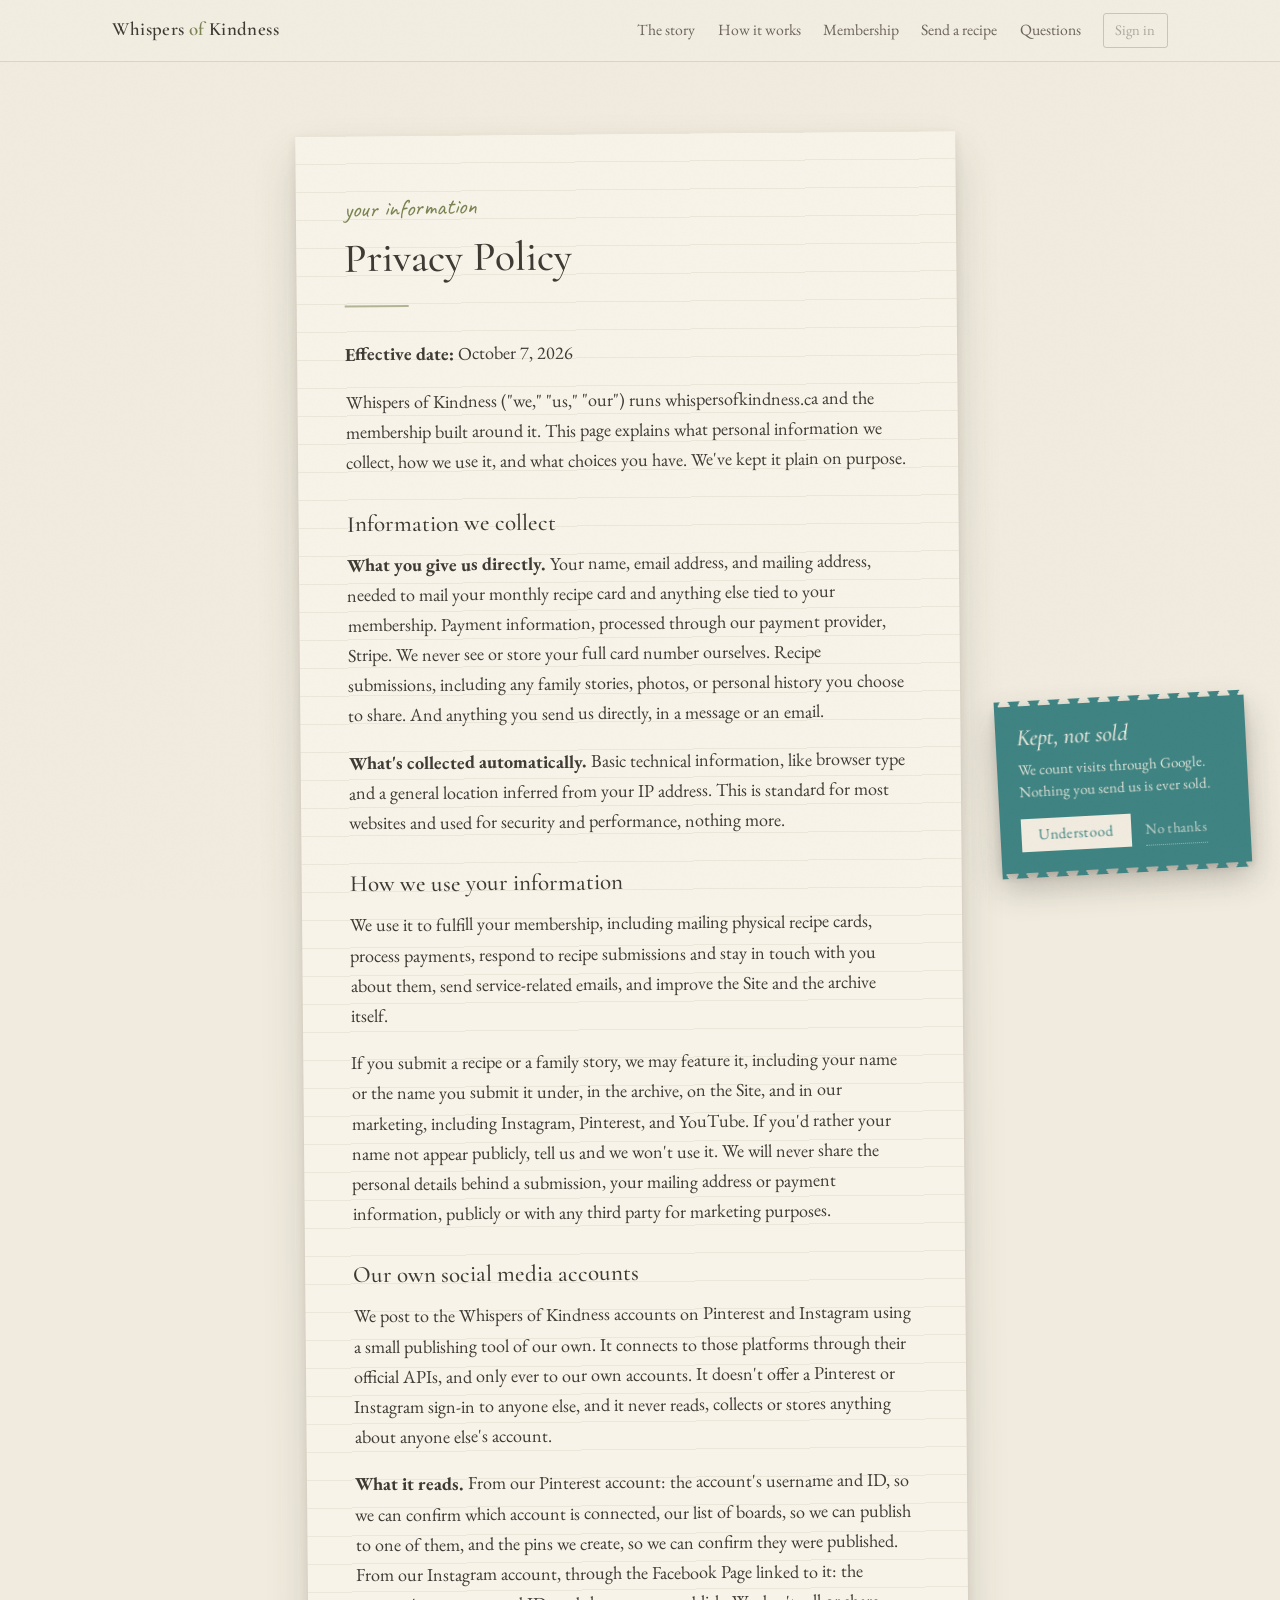
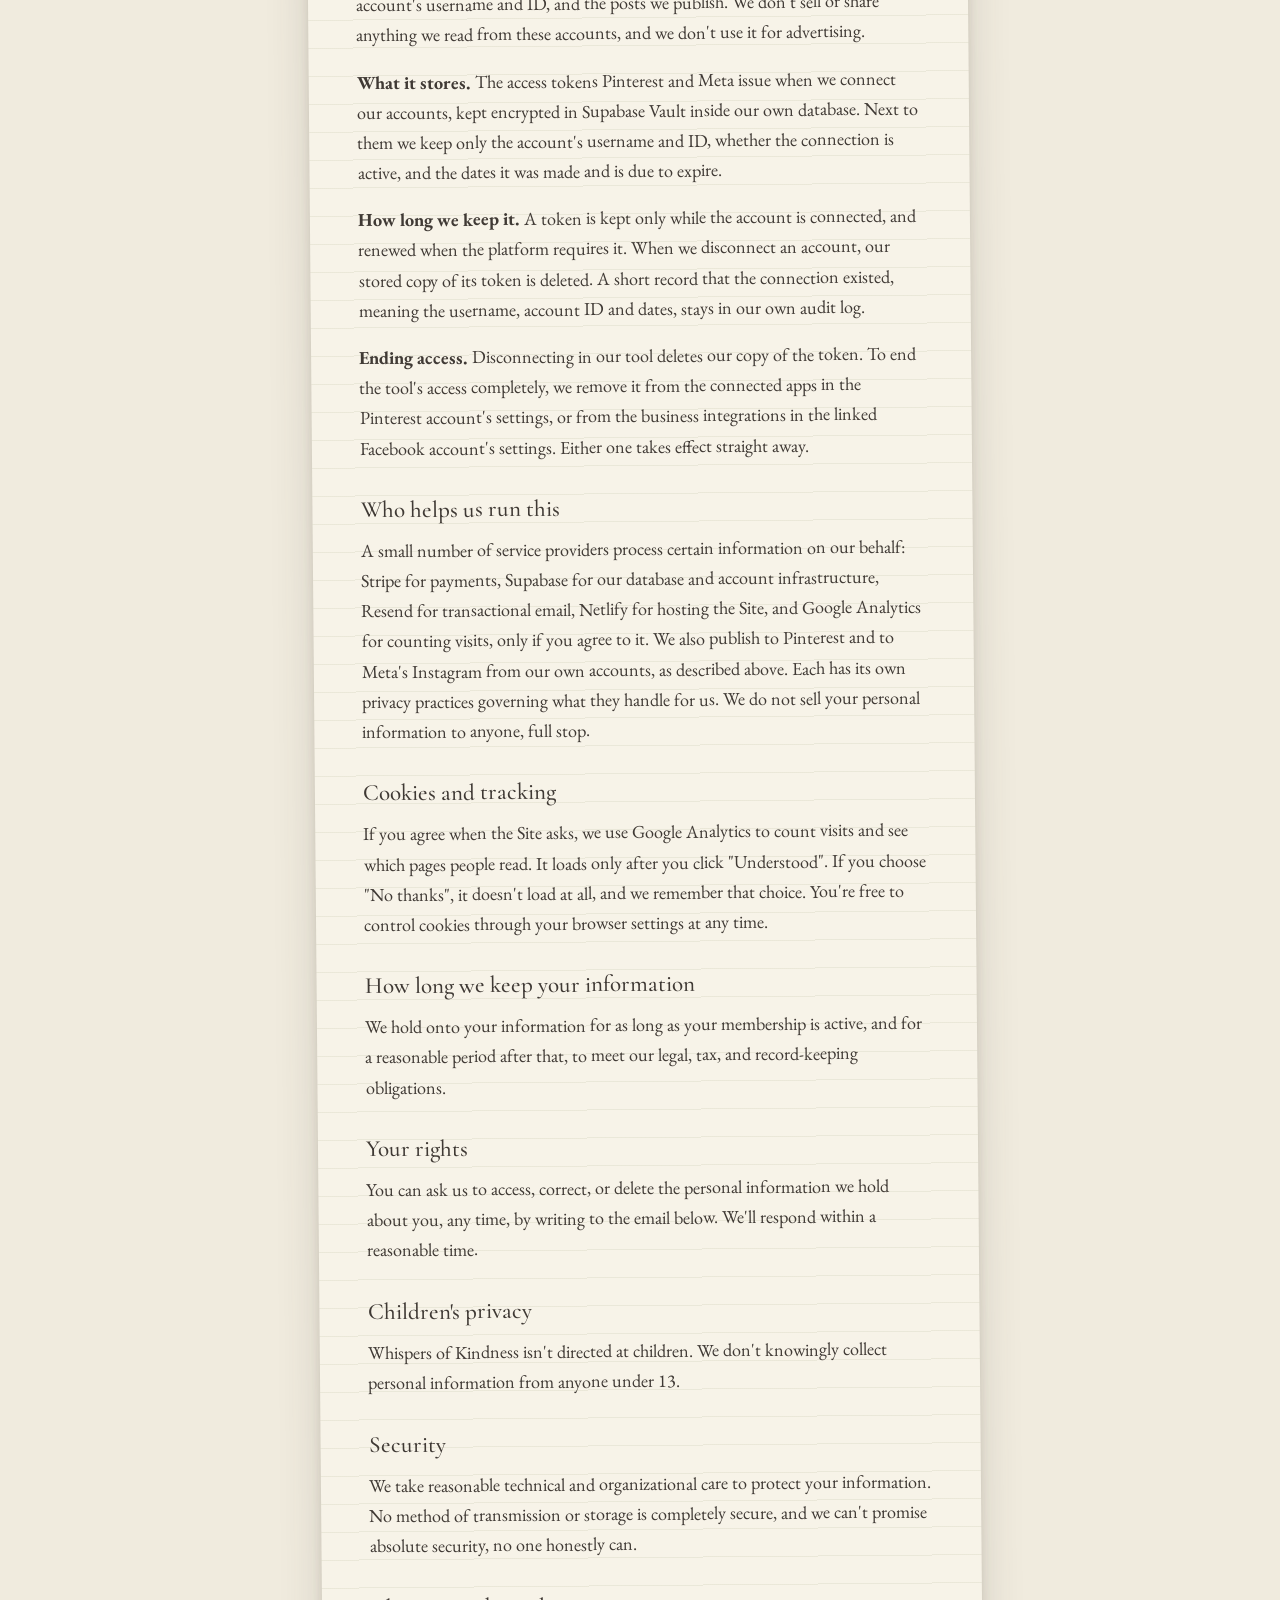
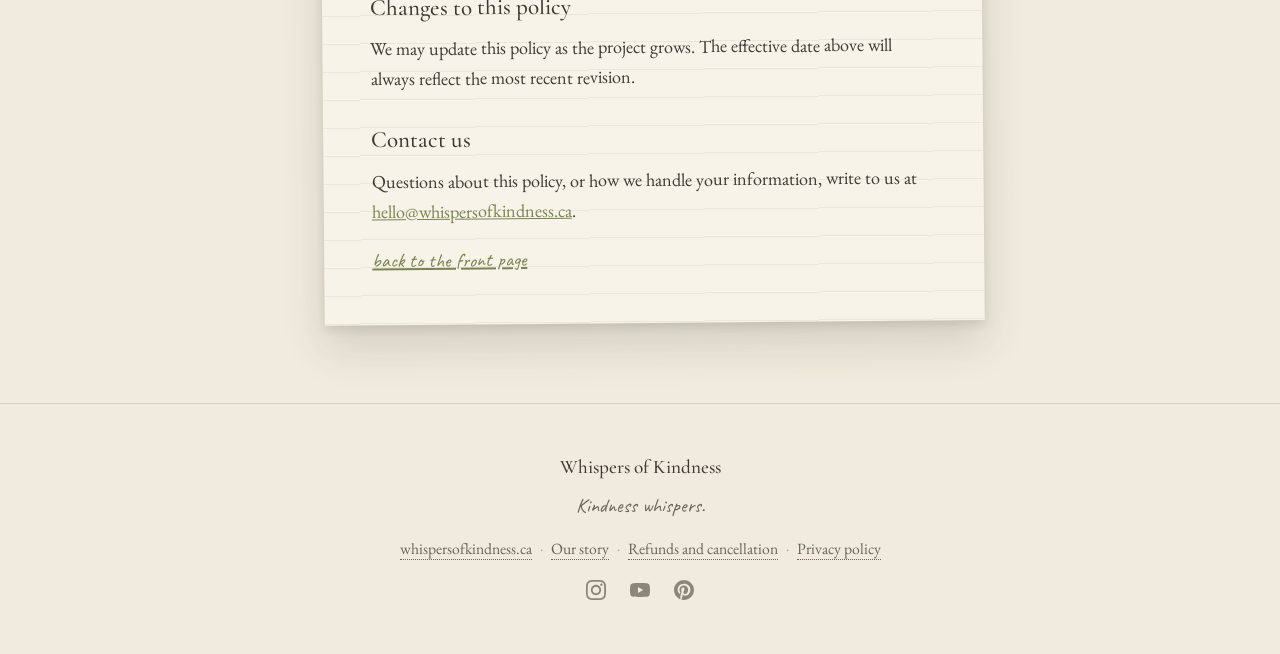
<file: public/privacy.html>
<!DOCTYPE html>
<html lang="en">
<head>
<meta charset="UTF-8">
<meta name="viewport" content="width=device-width, initial-scale=1.0">
<title>Privacy policy · Whispers of Kindness</title>
<meta name="description" content="What personal information Whispers of Kindness collects, how it is used, and what choices you have.">
<!-- Canonical drops the .html for the same reason as refunds.html: Netlify
     Pretty URLs rewrites hrefs on the way out, so a link written here as
     /privacy.html reaches a reader as /privacy. Both forms return 200.

     /privacy is the address pasted into Pinterest's and Meta's developer
     app forms, so it is the one that has to stay stable. If Pretty URLs is
     ever turned off, this line and the sitemap entry go back to .html. -->
<link rel="canonical" href="https://whispersofkindness.ca/privacy">

<!-- ============================================================
     THE SEAL IN THE TAB

     Cut from the wax seal master on 17 August 2026. The master is
     390x390 and already square, so every size here is a straight
     resize with no crop and no recentring.

     favicon.ico carries 16, 32 and 48 in one file, as PNG payloads
     rather than the old bitmap format, which keeps the alpha clean.
     It sits at the site root because that is the path browsers ask
     for on their own, whether or not they read the tag below.

     Lives in four places: index.html, refunds.html,
     privacy.html and thank-you.html. There is no shared head template.
     ============================================================ -->
<link rel="icon" href="/favicon.ico" sizes="any">
<link rel="icon" type="image/png" sizes="32x32" href="/favicon-32x32.png">
<link rel="icon" type="image/png" sizes="16x16" href="/favicon-16x16.png">
<link rel="apple-touch-icon" sizes="180x180" href="/apple-touch-icon.png">
<link rel="manifest" href="/site.webmanifest">
<meta name="theme-color" content="#7A8352">

<!-- ============================================================
     WHY THIS IS ITS OWN PAGE

     Pinterest's and Meta's developer app forms both require a
     privacy policy URL. They want a page rather than an anchor,
     and they check that it resolves. So this needed an address
     of its own that will not move when the front page is
     rewritten around it.

     THE WORDING IN THE BODY BELOW IS APPROVED AS WRITTEN and is
     reproduced exactly. Unlike refunds.html, the h2 subheads here
     are PART of the approved wording rather than additions made
     after it. They reuse the .subhead class for its appearance
     only. Nothing under them was added by anyone but Pela's own
     text.

     Two pieces of chrome are NOT part of the approved wording,
     and match the pattern refunds.html already set: the
     handwritten kicker above the title, and the "back to the
     front page" link at the end. Both are page furniture.

     Everything else is cloned from refunds.html so the two policy
     pages cannot drift apart. There is still no shared template.
     ============================================================ -->

<link rel="preconnect" href="https://fonts.googleapis.com">
<link rel="preconnect" href="https://fonts.gstatic.com" crossorigin>
<link href="https://fonts.googleapis.com/css2?family=Cormorant+Garamond:ital,wght@0,400;0,500;0,600;1,400;1,500&family=EB+Garamond:ital,wght@0,400;0,500;1,400&family=Caveat:wght@400;500;600&display=swap" rel="stylesheet">
<style>
/* The shared design system, the part of it this page needs. Same values as
   index.html and thank-you.html, copied rather than invented. There is no
   shared stylesheet on this site yet, so a second page carries a second copy.
   If one is ever introduced, these three blocks are what it replaces. */
:root{
  --paper:        #F0EBDE;
  --ink:          #3F3934;
  --olive:        #7A8352;
  --rose:         #D67B88;
  --plum:         #7C466C;
  --teal:         #3E8382;
  --paper-light:  #F7F3E8;
  --ink-soft:     #6B635B;

  --font-display: 'Cormorant Garamond', Georgia, serif;
  --font-body:    'EB Garamond', Georgia, serif;
  --font-hand:    'Caveat', cursive;

  --shadow-lift:  0 4px 10px rgba(63,57,52,.12), 0 22px 44px rgba(63,57,52,.16);
}
*{ box-sizing:border-box; margin:0; padding:0; }
@media (prefers-reduced-motion: reduce){
  *, *::before, *::after{ animation:none !important; transition:none !important; }
}
body{
  background:var(--paper);
  color:var(--ink);
  font-family:var(--font-body);
  font-size:1.14rem;
  line-height:1.65;
  overflow-x:hidden;
}
/* Paper grain over everything, very quiet */
body::before{
  content:"";
  position:fixed; inset:0;
  pointer-events:none;
  z-index:2000;
  opacity:.5;
  background-image:url("data:image/svg+xml,%3Csvg xmlns='http://www.w3.org/2000/svg' width='240' height='240'%3E%3Cfilter id='n'%3E%3CfeTurbulence type='fractalNoise' baseFrequency='0.9' numOctaves='2' stitchTiles='stitch'/%3E%3CfeColorMatrix type='saturate' values='0'/%3E%3CfeComponentTransfer%3E%3CfeFuncA type='table' tableValues='0 0.04'/%3E%3C/feComponentTransfer%3E%3C/filter%3E%3Crect width='100%25' height='100%25' filter='url(%23n)'/%3E%3C/svg%3E");
}
a{ color:var(--olive); }
a:focus-visible{
  outline:2px solid var(--olive);
  outline-offset:3px;
  border-radius:2px;
}

/* ---------- header, the same one the front page wears ---------- */
header{
  position:sticky; top:0; z-index:100;
  background:color-mix(in srgb, var(--paper) 92%, white 8%);
  border-bottom:1px solid rgba(63,57,52,.14);
  backdrop-filter:blur(4px);
}
.header-inner{
  max-width:1100px; margin:0 auto;
  padding:.8rem 1.4rem;
  display:flex; align-items:baseline; gap:1.6rem;
}
.wordmark{
  font-family:var(--font-display);
  font-weight:600; font-size:1.18rem;
  letter-spacing:.02em;
  color:var(--ink);
  text-decoration:none;
  white-space:nowrap;
}
.wordmark span{ color:var(--olive); }
nav{ margin-left:auto; display:flex; align-items:baseline; gap:1.4rem; }
nav a{
  font-family:var(--font-body);
  font-size:.98rem;
  color:var(--ink-soft);
  text-decoration:none;
  border-bottom:1px solid transparent;
  padding-bottom:2px;
}
nav a:hover{ color:var(--ink); border-bottom-color:var(--rose); }
/* Inactive sign-in slot. Phase four turns this on, on both pages at once. */
.signin{
  font-size:.92rem;
  color:rgba(63,57,52,.38);
  border:1px solid rgba(63,57,52,.22);
  border-radius:3px;
  padding:.28rem .7rem .3rem;
  cursor:default;
  user-select:none;
}
@media (max-width:720px){
  nav a:not(.signin){ display:none; }
}

/* ---------- the sheet ---------- */
.page{ padding:4.5rem 1.4rem 5rem; }
.sheet{
  position:relative;
  background:var(--paper-light);
  max-width:660px;
  margin:0 auto;
  padding:3.4rem 3rem 3rem;
  transform:rotate(-.5deg);
  box-shadow:var(--shadow-lift);
}
/* Faint ruled lines, so it reads as a sheet somebody wrote on rather than a
   panel. Behind the text, never over it. */
.sheet::before{
  content:"";
  position:absolute; inset:0;
  background:repeating-linear-gradient(to bottom, transparent 0 27px, rgba(122,131,82,.10) 27px 28px);
  pointer-events:none;
}
.sheet > *{ position:relative; }
.kicker{
  font-family:var(--font-hand);
  font-size:1.5rem;
  color:var(--olive);
  display:block;
  margin-bottom:.3rem;
  transform:rotate(-1.2deg);
  transform-origin:left;
}
h1{
  font-family:var(--font-display);
  font-weight:500;
  font-size:clamp(1.9rem, 4vw, 2.6rem);
  line-height:1.15;
  margin-bottom:1.4rem;
}
.rule{
  width:64px; height:2px;
  background:var(--olive);
  opacity:.55;
  margin:0 0 2rem;
  border:0;
}
.sheet p{ margin-bottom:1.1rem; }
/* Anything under a subhead was added after the approved wording, and is
   marked off from it so the two are never mistaken for each other. */
.subhead{
  font-family:var(--font-display);
  font-weight:500;
  font-size:1.45rem;
  line-height:1.2;
  margin:2.1rem 0 .7rem;
}
.updated{
  margin-top:2.2rem;
  padding-top:1.1rem;
  border-top:1px solid rgba(63,57,52,.14);
  font-size:.92rem;
  color:var(--ink-soft);
}
.back{
  display:block;
  margin-top:.6rem;
  font-family:var(--font-hand);
  font-size:1.25rem;
}

/* ---------- footer, matching the front page ---------- */
footer{
  border-top:1px solid rgba(63,57,52,.14);
  padding:3rem 1.4rem 3.4rem;
  text-align:center;
}
footer .fname{
  font-family:var(--font-display);
  font-size:1.2rem;
  font-weight:500;
}
footer .ftag{
  font-family:var(--font-hand);
  font-size:1.25rem;
  color:var(--ink-soft);
  margin:.3rem 0 .9rem;
}
footer .flinks{ font-size:.98rem; color:var(--ink-soft); }
footer .flinks a{ color:var(--ink-soft); text-decoration:none; border-bottom:1px dotted var(--ink-soft); }
footer .fsep{ opacity:.5; padding:0 .5rem; }
/* The three social links. Same block as index.html, copied rather than
   invented, because there is still no shared stylesheet on this site. If one
   is ever introduced, this is one of the pieces it replaces. Inline SVG so
   nothing is fetched from another host. */
footer .fsocial{
  margin-top:1.1rem;
  display:flex;
  justify-content:center;
  gap:1.5rem;
}
footer .fsocial a{
  display:inline-flex;
  color:var(--ink-soft);
  border-bottom:0;
  opacity:.75;
  transition:opacity .2s ease, color .2s ease;
}
footer .fsocial a:hover{ opacity:1; color:var(--rose); }
footer .fsocial a:focus-visible{
  outline:2px solid var(--olive);
  outline-offset:3px;
  border-radius:2px;
  opacity:1;
}
footer .fsocial svg{
  width:20px; height:20px;
  fill:currentColor;
  display:block;
}
footer .fsa{
  margin-top:1.1rem;
  font-size:.9rem;
  color:rgba(63,57,52,.5);
  letter-spacing:.04em;
}

@media (max-width:640px){
  .sheet{ padding:2.4rem 1.6rem 2.2rem; transform:none; }
}

/* ============================================================
   CONSENT STAMP

   Nothing loads Google Analytics until this is dismissed, so
   this notice is the only thing standing between a first time
   reader and a third party script. It is a postage stamp rather
   than a grey cookie bar because the rest of the site is paper
   and ephemera, and a grey bar would be the one corporate object
   on the page.

   Lives in four places, like the tag it gates: index.html,
   refunds.html, privacy.html and thank-you.html. There is no shared template.
   Change one, change all four.

   THE CLASS IS consent-stamp, NOT stamp. It was .stamp to begin
   with, which is already the site's own class for the little
   ephemera tags, the plum "now open" in the hero and the "first
   class" on the thank-you page. These rules are further down the
   same stylesheet, so they won, and both of those tags were
   dragged out of the page and pinned to the bottom right corner
   with teal perforations on them. Nothing warned about it. If a
   later phase adds anything here, give it a name of its own and
   check the name is free first.
   ============================================================ */
.consent-stamp{
  position:fixed;
  right:32px;
  bottom:32px;
  z-index:60;
  width:250px;
  padding:1.2rem 1.3rem 1.3rem;
  background:var(--teal);
  color:var(--paper);
  transform:rotate(-3deg);
  box-shadow:0 14px 30px rgba(63,57,52,.3), 0 3px 8px rgba(63,57,52,.18);
  transition:opacity .5s ease, transform .5s ease;
}

/* The perforations. Two teal strips straddling the top and bottom
   edges, with half circles bitten out of them by a repeating mask.
   The -webkit- prefixes are for Safari, which shipped mask-image
   unprefixed well before mask-size and mask-repeat. */
.consent-stamp::before,
.consent-stamp::after{
  content:"";
  position:absolute;
  left:0;
  right:0;
  height:10px;
  background:var(--teal);
  -webkit-mask-image:radial-gradient(circle 6px at 10px 5px, transparent 98%, #000 100%);
          mask-image:radial-gradient(circle 6px at 10px 5px, transparent 98%, #000 100%);
  -webkit-mask-repeat:repeat-x;
          mask-repeat:repeat-x;
  -webkit-mask-size:20px 20px;
          mask-size:20px 20px;
}
.consent-stamp::before{ top:-5px; }
.consent-stamp::after{ bottom:-5px; }

.consent-stamp .consent-stamp-h{
  font-family:var(--font-display);
  font-style:italic;
  font-weight:500;
  font-size:1.45rem;
  line-height:1.15;
  margin-bottom:.45rem;
}
.consent-stamp .consent-stamp-b{
  font-family:var(--font-body);
  font-size:.94rem;
  line-height:1.45;
  color:rgba(240,235,222,.9);
}
.consent-stamp-actions{
  display:flex;
  align-items:center;
  gap:.9rem;
  margin-top:1rem;
}
.consent-stamp button{
  padding:.42rem 1.1rem;
  border:none;
  background:var(--paper);
  color:var(--teal);
  font-family:var(--font-body);
  font-size:.95rem;
  letter-spacing:.02em;
  cursor:pointer;
}
.consent-stamp button:hover{ background:#FFFFFF; }
.consent-stamp button:focus-visible{ outline:2px solid var(--paper); outline-offset:3px; }

/* The decline. Quiet on purpose, and quiet in a specific way: no
   fill and no border box, just the word with the dotted underline
   the rest of the site already uses for a link. It has to be
   genuinely available, which is why it sits beside Understood
   rather than behind a corner cross, and it has to not compete,
   which is why it is not a second cream block. */
.consent-stamp button.quiet{
  padding:.42rem 0;
  background:none;
  color:rgba(240,235,222,.78);
  border-bottom:1px dotted rgba(240,235,222,.5);
  font-size:.9rem;
}
.consent-stamp button.quiet:hover{
  background:none;
  color:var(--paper);
  border-bottom-color:var(--paper);
}

/* Dismissed. Opacity carries the fade, and the slight drop keeps
   it reading as an object taken off the page rather than a box
   being switched off. */
.consent-stamp.is-going{
  opacity:0;
  transform:rotate(-3deg) translateY(10px);
  pointer-events:none;
}

@media (max-width:520px){
  .consent-stamp{ right:16px; bottom:16px; width:auto; max-width:250px; }
}
</style>

<!-- ============================================================
     WHO THIS IS

     Sitewide, and deliberately a second script rather than another
     node bolted into the merchant graph on the front page. That
     graph exists to describe two things that are for sale, and it
     is rewritten at runtime when the founding rate changes. This
     one describes the project itself and never changes. Keeping
     them apart means a price rewrite can never disturb the
     identity record, and a change of social account can never
     disturb a price.

     IT CARRIES THE SAME @id ON PURPOSE. Both this and the
     Organization node inside the merchant graph are
     https://whispersofkindness.ca/#organization, so a consumer
     merges them into one entity and the Product's "brand"
     reference resolves to the full record, logo and profiles
     included. The properties they share are written identically
     in both places, so a merge cannot produce a contradiction. If
     one is edited, edit the other.

     logo is the wax seal, already on the site as the 512px icon.
     It is a real file at a real address rather than a logo
     invented for the markup.

     sameAs carries only accounts that exist and answer. All three
     were checked by opening them. An account listed here that
     404s is worse than no sameAs at all, because it is a claim
     about identity that fails on inspection.

     Lives in four places: index.html, about.html, refunds.html
     and privacy.html. There is no shared head template.
     thank-you.html is deliberately left out. It carries noindex,
     and structured data on a page asking not to be indexed is
     weight for nobody.
     ============================================================ -->
<script type="application/ld+json" id="ld-organization">
{
  "@context": "https://schema.org",
  "@type": "Organization",
  "@id": "https://whispersofkindness.ca/#organization",
  "name": "Whispers of Kindness",
  "url": "https://whispersofkindness.ca/",
  "logo": "https://whispersofkindness.ca/favicon-512x512.png",
  "description": "An archive of human kindness, gathered through family recipes.",
  "email": "lela@whispersofkindness.ca",
  "sameAs": [
    "https://www.instagram.com/wofk_thecherishedtable/",
    "https://www.pinterest.com/Whispers_of_kindness/",
    "https://www.youtube.com/@Whispers-Of-Kindness"
  ]
}
</script>

<!-- Google Analytics 4 is not loaded here. It used to be. The tag and
     the consent stamp that gates it now sit together at the foot of
     the body, so nothing reaches googletagmanager.com before a reader
     has agreed to it. -->
</head>
<body>

<header>
  <div class="header-inner">
    <a class="wordmark" href="/">Whispers <span>of</span> Kindness</a>
    <nav aria-label="Site">
      <a href="/#story">The story</a>
      <a href="/#how">How it works</a>
      <a href="/#membership">Membership</a>
      <a href="/#invite">Send a recipe</a>
      <a href="/#faq">Questions</a>
      <!-- Inactive sign-in slot. Phase four activates this. -->
      <span class="signin" title="Coming soon" aria-disabled="true">Sign in</span>
    </nav>
  </div>
</header>

<main class="page">
  <article class="sheet">
    <span class="kicker">your information</span>
    <h1>Privacy Policy</h1>
    <hr class="rule">

    <p><strong>Effective date:</strong> October 7, 2026</p>

    <p>Whispers of Kindness ("we," "us," "our") runs whispersofkindness.ca and the membership built around it. This page explains what personal information we collect, how we use it, and what choices you have. We've kept it plain on purpose.</p>

    <h2 class="subhead">Information we collect</h2>

    <p><strong>What you give us directly.</strong> Your name, email address, and mailing address, needed to mail your monthly recipe card and anything else tied to your membership. Payment information, processed through our payment provider, Stripe. We never see or store your full card number ourselves. Recipe submissions, including any family stories, photos, or personal history you choose to share. And anything you send us directly, in a message or an email.</p>

    <p><strong>What's collected automatically.</strong> Basic technical information, like browser type and a general location inferred from your IP address. This is standard for most websites and used for security and performance, nothing more.</p>

    <h2 class="subhead">How we use your information</h2>

    <p>We use it to fulfill your membership, including mailing physical recipe cards, process payments, respond to recipe submissions and stay in touch with you about them, send service-related emails, and improve the Site and the archive itself.</p>

    <p>If you submit a recipe or a family story, we may feature it, including your name or the name you submit it under, in the archive, on the Site, and in our marketing, including Instagram, Pinterest, and YouTube. If you'd rather your name not appear publicly, tell us and we won't use it. We will never share the personal details behind a submission, your mailing address or payment information, publicly or with any third party for marketing purposes.</p>

    <h2 class="subhead">Our own social media accounts</h2>

    <p>We post to the Whispers of Kindness accounts on Pinterest and Instagram using a small publishing tool of our own. It connects to those platforms through their official APIs, and only ever to our own accounts. It doesn't offer a Pinterest or Instagram sign-in to anyone else, and it never reads, collects or stores anything about anyone else's account.</p>

    <p><strong>What it reads.</strong> From our Pinterest account: the account's username and ID, so we can confirm which account is connected, our list of boards, so we can publish to one of them, and the pins we create, so we can confirm they were published. From our Instagram account, through the Facebook Page linked to it: the account's username and ID, and the posts we publish. We don't sell or share anything we read from these accounts, and we don't use it for advertising.</p>

    <p><strong>What it stores.</strong> The access tokens Pinterest and Meta issue when we connect our accounts, kept encrypted in Supabase Vault inside our own database. Next to them we keep only the account's username and ID, whether the connection is active, and the dates it was made and is due to expire.</p>

    <p><strong>How long we keep it.</strong> A token is kept only while the account is connected, and renewed when the platform requires it. When we disconnect an account, our stored copy of its token is deleted. A short record that the connection existed, meaning the username, account ID and dates, stays in our own audit log.</p>

    <p><strong>Ending access.</strong> Disconnecting in our tool deletes our copy of the token. To end the tool's access completely, we remove it from the connected apps in the Pinterest account's settings, or from the business integrations in the linked Facebook account's settings. Either one takes effect straight away.</p>

    <h2 class="subhead">Who helps us run this</h2>

    <p>A small number of service providers process certain information on our behalf: Stripe for payments, Supabase for our database and account infrastructure, Resend for transactional email, Netlify for hosting the Site, and Google Analytics for counting visits, only if you agree to it. We also publish to Pinterest and to Meta's Instagram from our own accounts, as described above. Each has its own privacy practices governing what they handle for us. We do not sell your personal information to anyone, full stop.</p>

    <h2 class="subhead">Cookies and tracking</h2>

    <p>If you agree when the Site asks, we use Google Analytics to count visits and see which pages people read. It loads only after you click "Understood". If you choose "No thanks", it doesn't load at all, and we remember that choice. You're free to control cookies through your browser settings at any time.</p>

    <h2 class="subhead">How long we keep your information</h2>

    <p>We hold onto your information for as long as your membership is active, and for a reasonable period after that, to meet our legal, tax, and record-keeping obligations.</p>

    <h2 class="subhead">Your rights</h2>

    <p>You can ask us to access, correct, or delete the personal information we hold about you, any time, by writing to the email below. We'll respond within a reasonable time.</p>

    <h2 class="subhead">Children's privacy</h2>

    <p>Whispers of Kindness isn't directed at children. We don't knowingly collect personal information from anyone under 13.</p>

    <h2 class="subhead">Security</h2>

    <p>We take reasonable technical and organizational care to protect your information. No method of transmission or storage is completely secure, and we can't promise absolute security, no one honestly can.</p>

    <h2 class="subhead">Changes to this policy</h2>

    <p>We may update this policy as the project grows. The effective date above will always reflect the most recent revision.</p>

    <h2 class="subhead">Contact us</h2>

    <p>Questions about this policy, or how we handle your information, write to us at <a href="mailto:hello@whispersofkindness.ca">hello@whispersofkindness.ca</a>.</p>

    <a class="back" href="/">back to the front page</a>
  </article>
</main>

<footer>
  <p class="fname">Whispers of Kindness</p>
  <p class="ftag">Kindness whispers.</p>
  <p class="flinks"><a href="https://whispersofkindness.ca">whispersofkindness.ca</a><span class="fsep">·</span><a href="/about.html">Our story</a><span class="fsep">·</span><a href="/refunds.html">Refunds and cancellation</a><span class="fsep">·</span><a href="/privacy.html">Privacy policy</a></p>
  <!-- Same three links as the front page, kept identical on purpose. A footer
       that differs between pages reads as a page somebody forgot. -->
  <p class="fsocial">
    <a href="https://www.instagram.com/wofk_thecherishedtable/" aria-label="Whispers of Kindness on Instagram" target="_blank" rel="noopener noreferrer">
      <svg viewBox="0 0 24 24" aria-hidden="true" focusable="false"><path d="M12 0C8.74 0 8.333.015 7.053.072 5.775.132 4.905.333 4.14.63c-.789.306-1.459.717-2.126 1.384S.935 3.35.63 4.14C.333 4.905.131 5.775.072 7.053.012 8.333 0 8.74 0 12s.015 3.667.072 4.947c.06 1.277.261 2.148.558 2.913.306.788.717 1.459 1.384 2.126.667.666 1.336 1.079 2.126 1.384.766.296 1.636.499 2.913.558C8.333 23.988 8.74 24 12 24s3.667-.015 4.947-.072c1.277-.06 2.148-.262 2.913-.558.788-.306 1.459-.718 2.126-1.384.666-.667 1.079-1.335 1.384-2.126.296-.765.499-1.636.558-2.913.06-1.28.072-1.687.072-4.947s-.015-3.667-.072-4.947c-.06-1.277-.262-2.149-.558-2.913-.306-.789-.718-1.459-1.384-2.126C21.319 1.347 20.651.935 19.86.63c-.765-.297-1.636-.499-2.913-.558C15.667.012 15.26 0 12 0zm0 2.16c3.203 0 3.585.016 4.85.071 1.17.055 1.805.249 2.227.415.562.217.96.477 1.382.896.419.42.679.819.896 1.381.164.422.36 1.057.413 2.227.057 1.266.07 1.646.07 4.85s-.015 3.585-.074 4.85c-.061 1.17-.256 1.805-.421 2.227-.224.562-.479.96-.899 1.382-.419.419-.824.679-1.38.896-.42.164-1.065.36-2.235.413-1.274.057-1.649.07-4.859.07-3.211 0-3.586-.015-4.859-.074-1.171-.061-1.816-.256-2.236-.421-.569-.224-.96-.479-1.379-.899-.421-.419-.69-.824-.9-1.38-.165-.42-.359-1.065-.42-2.235-.045-1.26-.061-1.649-.061-4.844 0-3.196.016-3.586.061-4.861.061-1.17.255-1.814.42-2.234.21-.57.479-.96.9-1.381.419-.419.81-.689 1.379-.898.42-.166 1.051-.361 2.221-.421 1.275-.045 1.65-.06 4.859-.06l.045.03zm0 3.678c-3.405 0-6.162 2.76-6.162 6.162 0 3.405 2.76 6.162 6.162 6.162 3.405 0 6.162-2.76 6.162-6.162 0-3.405-2.76-6.162-6.162-6.162zM12 16c-2.21 0-4-1.79-4-4s1.79-4 4-4 4 1.79 4 4-1.79 4-4 4zm7.846-10.405c0 .795-.646 1.44-1.44 1.44-.795 0-1.44-.646-1.44-1.44 0-.794.646-1.439 1.44-1.439.793-.001 1.44.645 1.44 1.439z"/></svg>
    </a>
    <a href="https://www.youtube.com/@Whispers-Of-Kindness" aria-label="Whispers of Kindness on YouTube" target="_blank" rel="noopener noreferrer">
      <svg viewBox="0 0 24 24" aria-hidden="true" focusable="false"><path d="M23.498 6.186a3.016 3.016 0 0 0-2.122-2.136C19.505 3.545 12 3.545 12 3.545s-7.505 0-9.377.505A3.017 3.017 0 0 0 .502 6.186C0 8.07 0 12 0 12s0 3.93.502 5.814a3.016 3.016 0 0 0 2.122 2.136c1.871.505 9.376.505 9.376.505s7.505 0 9.377-.505a3.015 3.015 0 0 0 2.122-2.136C24 15.93 24 12 24 12s0-3.93-.502-5.814zM9.545 15.568V8.432L15.818 12l-6.273 3.568z"/></svg>
    </a>
    <a href="https://www.pinterest.com/Whispers_of_kindness/" aria-label="Whispers of Kindness on Pinterest" target="_blank" rel="noopener noreferrer">
      <svg viewBox="0 0 24 24" aria-hidden="true" focusable="false"><path d="M12.017 0C5.396 0 .029 5.367.029 11.987c0 5.079 3.158 9.417 7.618 11.162-.105-.949-.199-2.403.041-3.439.219-.937 1.406-5.957 1.406-5.957s-.359-.72-.359-1.781c0-1.663.967-2.911 2.168-2.911 1.024 0 1.518.769 1.518 1.688 0 1.029-.653 2.567-.992 3.992-.285 1.193.6 2.165 1.775 2.165 2.128 0 3.768-2.245 3.768-5.487 0-2.861-2.063-4.869-5.008-4.869-3.41 0-5.409 2.562-5.409 5.199 0 1.033.394 2.143.889 2.741.099.12.112.225.085.345-.09.375-.293 1.199-.334 1.363-.053.225-.172.271-.401.165-1.495-.69-2.433-2.878-2.433-4.646 0-3.776 2.748-7.252 7.92-7.252 4.158 0 7.392 2.967 7.392 6.923 0 4.135-2.607 7.462-6.233 7.462-1.214 0-2.354-.629-2.758-1.379l-.749 2.848c-.269 1.045-1.004 2.352-1.498 3.146 1.123.345 2.306.535 3.55.535 6.607 0 11.985-5.365 11.985-11.987C23.97 5.39 18.592.026 11.985.026L12.017 0z"/></svg>
    </a>
  </p>
</footer>


<!-- ============================================================
     CONSENT STAMP, AND THE ANALYTICS TAG IT GATES

     The gtag.js script used to sit in the head and load on its own.
     It does not any more. Nothing reaches googletagmanager.com
     until somebody clicks Understood.

     No thanks is a real answer and not just a way of closing the
     box. It stores 'declined', it never loads the tag, and it is
     remembered exactly as firmly as a yes, so somebody who says no
     is not asked again on the next page or the next visit.

     Lives in four places: index.html, refunds.html,
     privacy.html and thank-you.html. There is no shared template, so the markup, the
     styles and this script are all duplicated. Change one, change
     all three. The Measurement ID appears once, in GA_ID below.
     ============================================================ -->
<aside class="consent-stamp" id="consent-stamp" aria-label="Analytics notice" hidden>
  <p class="consent-stamp-h">Kept, not sold</p>
  <p class="consent-stamp-b">We count visits through Google. Nothing you send us is ever sold.</p>
  <div class="consent-stamp-actions">
    <button type="button" id="consent-ok">Understood</button>
    <button type="button" class="quiet" id="consent-no">No thanks</button>
  </div>
</aside>

<script>
(function(){
  var KEY   = 'wok-consent';
  var GA_ID = 'G-1855141C8G';

  function loadGA4(){
    var s = document.createElement('script');
    s.async = true;
    s.src = 'https://www.googletagmanager.com/gtag/js?id=' + GA_ID;
    document.head.appendChild(s);
    window.dataLayer = window.dataLayer || [];
    function gtag(){ dataLayer.push(arguments); }
    window.gtag = gtag;
    gtag('js', new Date());
    gtag('config', GA_ID);
  }

  /* localStorage is not always there to be read. Chrome throws on it
     outright when a reader has site data blocked, and so do some
     private windows. A notice that took the whole page down with it
     would be worse than no notice, so a failed read counts as "not
     asked yet" and a failed write just means the stamp comes back on
     the next visit. */
  function stored(){
    try { return localStorage.getItem(KEY); }
    catch (e) { return null; }
  }
  function remember(answer){
    try { localStorage.setItem(KEY, answer); }
    catch (e) {}
  }

  /* Three states, not two. 'given' loads the tag, 'declined' loads
     nothing and stays just as answered, and anything else, including
     a storage read that threw, means they have not been asked yet.
     Only the exact string 'given' ever reaches loadGA4. */
  var saved = stored();
  if (saved === 'given')    { loadGA4(); return; }
  if (saved === 'declined') { return; }

  var stamp = document.getElementById('consent-stamp');
  var yes   = document.getElementById('consent-ok');
  var no    = document.getElementById('consent-no');
  if (!stamp || !yes || !no) return;

  /* The stamp ships with the hidden attribute set, and is only ever
     revealed here. That way a returning reader does not get a flash
     of it before the script has read their answer. */
  stamp.hidden = false;

  function dismiss(answer){
    remember(answer);
    if (answer === 'given') loadGA4();
    stamp.classList.add('is-going');
    /* Held back until the fade has finished, so the transition is
       actually seen. Hidden rather than removed, so the markup stays
       where anyone reading the page source expects to find it. */
    setTimeout(function(){ stamp.hidden = true; }, 500);
  }

  yes.addEventListener('click', function(){ dismiss('given'); });
  no.addEventListener('click',  function(){ dismiss('declined'); });
})();
</script>

</body>
</html>
</file>
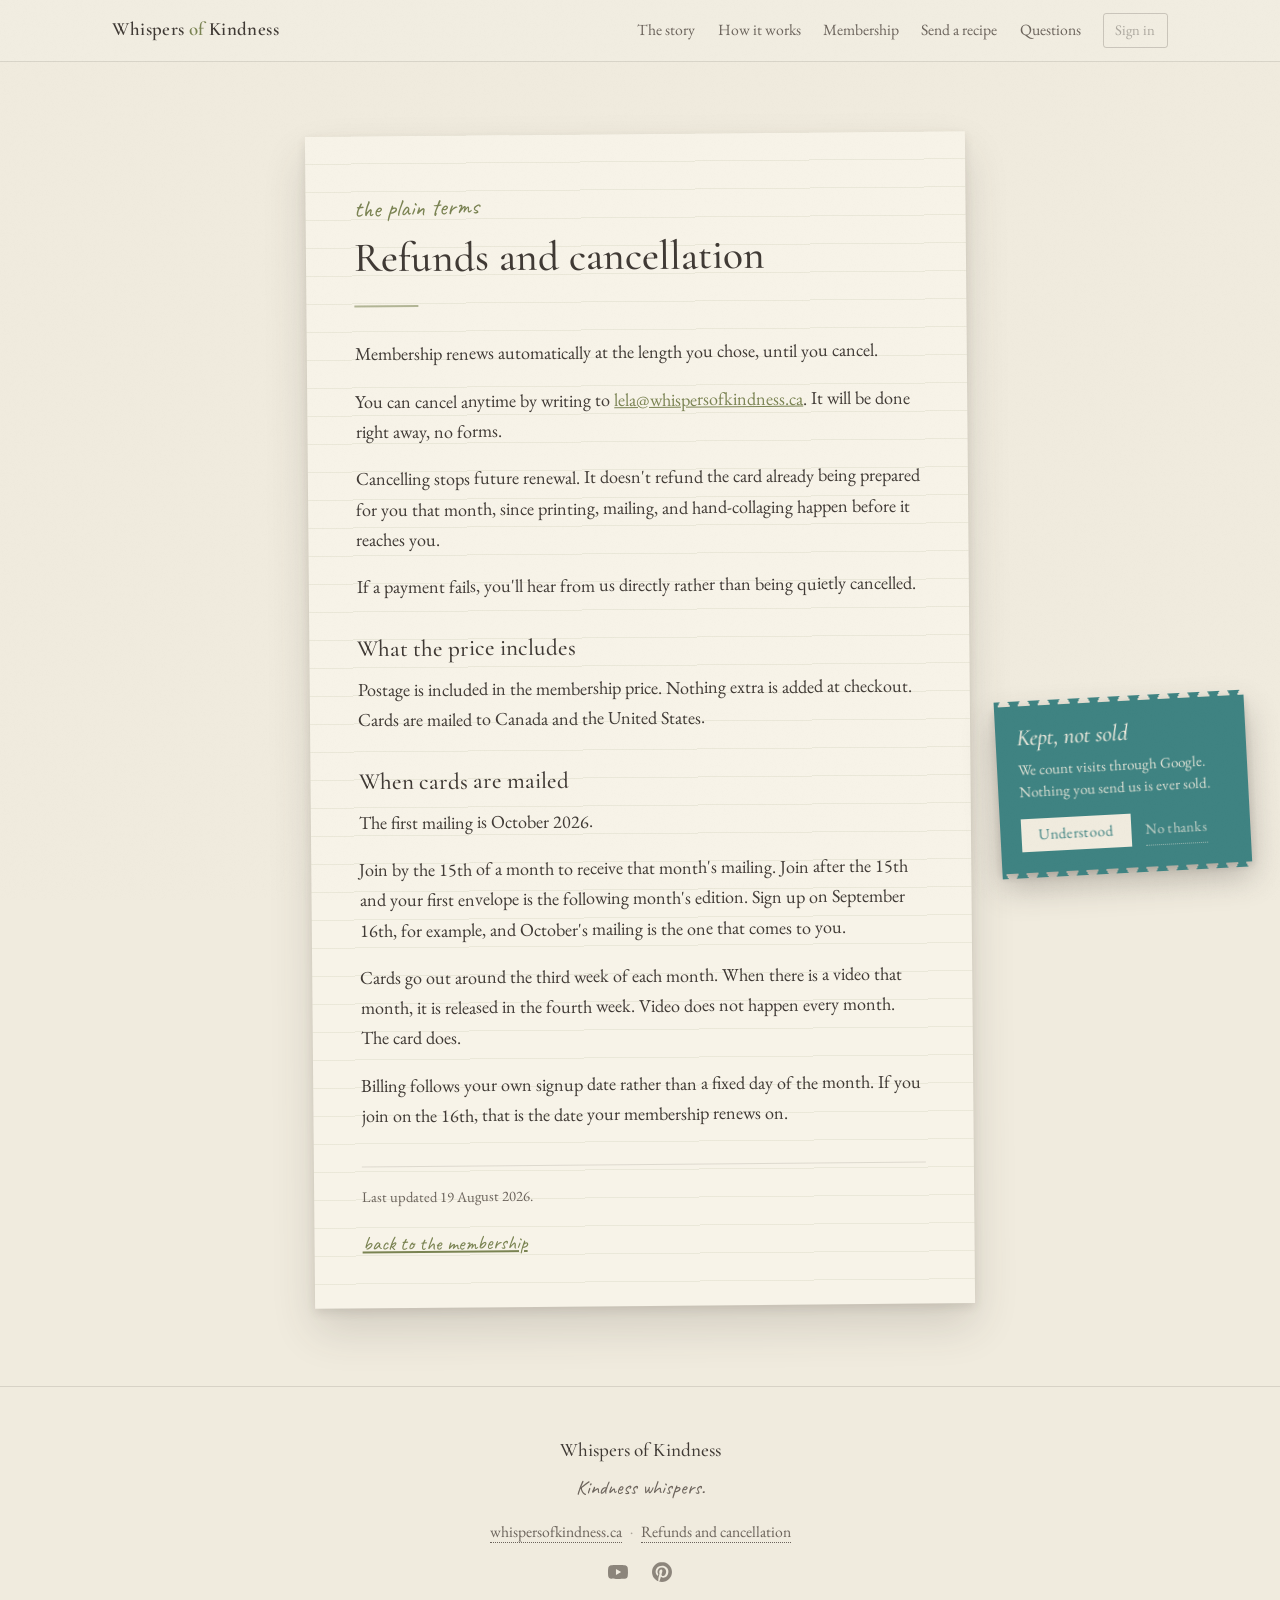
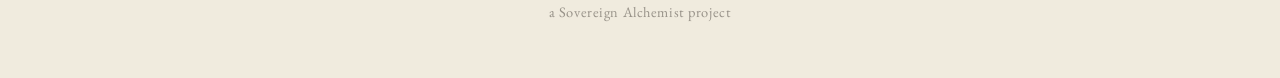
<file: public/refunds.html>
<!DOCTYPE html>
<html lang="en">
<head>
<meta charset="UTF-8">
<meta name="viewport" content="width=device-width, initial-scale=1.0">
<title>Refunds and cancellation · Whispers of Kindness</title>
<meta name="description" content="How membership renewal, cancelling, and refunds work at Whispers of Kindness.">
<!-- Canonical drops the .html because that is the address Netlify actually
     serves. Its Pretty URLs post-processing rewrites every href on the way
     out, so a link written here as /refunds.html reaches a reader as
     /refunds, and /refunds is therefore the address that gets copied,
     shared and pasted into Stripe. Both forms return 200.

     The links themselves are deliberately left as /refunds.html. They work
     whether or not Pretty URLs is on. If that setting is ever turned off,
     this line, the sitemap entry and the three merchantReturnLink values in
     index.html are the three places that have to go back to .html. -->
<link rel="canonical" href="https://whispersofkindness.ca/refunds">

<!-- ============================================================
     THE SEAL IN THE TAB

     Cut from the wax seal master on 17 August 2026. The master is
     390x390 and already square, so every size here is a straight
     resize with no crop and no recentring.

     favicon.ico carries 16, 32 and 48 in one file, as PNG payloads
     rather than the old bitmap format, which keeps the alpha clean.
     It sits at the site root because that is the path browsers ask
     for on their own, whether or not they read the tag below.

     Lives in three places: index.html, refunds.html and
     thank-you.html. There is no shared head template.
     ============================================================ -->
<link rel="icon" href="/favicon.ico" sizes="any">
<link rel="icon" type="image/png" sizes="32x32" href="/favicon-32x32.png">
<link rel="icon" type="image/png" sizes="16x16" href="/favicon-16x16.png">
<link rel="apple-touch-icon" sizes="180x180" href="/apple-touch-icon.png">
<link rel="manifest" href="/site.webmanifest">
<meta name="theme-color" content="#7A8352">

<!-- ============================================================
     WHY THIS IS ITS OWN PAGE

     Signing up is an instant Stripe checkout. Cancelling is an
     email to a person. The FTC's Negative Option Rule expects
     cancelling to take no more steps than joining did, and it
     expects the terms to be readable BEFORE the card is charged,
     not discoverable afterwards in a receipt.

     An anchor on the single page would have been less work and
     would not have survived being quoted. A policy needs an
     address of its own, so it can be linked from checkout, from
     the footer, from an email, and from Stripe's own settings,
     and so it still resolves if the front page is rewritten
     around it.

     NO noindex here, unlike thank-you.html. This one is meant to
     be found, including by somebody searching for it before they
     decide to join.

     THE WORDING IN THE BODY BELOW IS APPROVED AS WRITTEN, and a
     bare tag name is kept out of this comment on purpose, since a
     search for one should only ever find the real thing. It is split
     into paragraphs for reading, and not one word of it is
     changed. If it needs to change, that is Pela's edit, not a
     layout decision.
     ============================================================ -->

<link rel="preconnect" href="https://fonts.googleapis.com">
<link rel="preconnect" href="https://fonts.gstatic.com" crossorigin>
<link href="https://fonts.googleapis.com/css2?family=Cormorant+Garamond:ital,wght@0,400;0,500;0,600;1,400;1,500&family=EB+Garamond:ital,wght@0,400;0,500;1,400&family=Caveat:wght@400;500;600&display=swap" rel="stylesheet">
<style>
/* The shared design system, the part of it this page needs. Same values as
   index.html and thank-you.html, copied rather than invented. There is no
   shared stylesheet on this site yet, so a second page carries a second copy.
   If one is ever introduced, these three blocks are what it replaces. */
:root{
  --paper:        #F0EBDE;
  --ink:          #3F3934;
  --olive:        #7A8352;
  --rose:         #D67B88;
  --plum:         #7C466C;
  --teal:         #3E8382;
  --paper-light:  #F7F3E8;
  --ink-soft:     #6B635B;

  --font-display: 'Cormorant Garamond', Georgia, serif;
  --font-body:    'EB Garamond', Georgia, serif;
  --font-hand:    'Caveat', cursive;

  --shadow-lift:  0 4px 10px rgba(63,57,52,.12), 0 22px 44px rgba(63,57,52,.16);
}
*{ box-sizing:border-box; margin:0; padding:0; }
@media (prefers-reduced-motion: reduce){
  *, *::before, *::after{ animation:none !important; transition:none !important; }
}
body{
  background:var(--paper);
  color:var(--ink);
  font-family:var(--font-body);
  font-size:1.14rem;
  line-height:1.65;
  overflow-x:hidden;
}
/* Paper grain over everything, very quiet */
body::before{
  content:"";
  position:fixed; inset:0;
  pointer-events:none;
  z-index:2000;
  opacity:.5;
  background-image:url("data:image/svg+xml,%3Csvg xmlns='http://www.w3.org/2000/svg' width='240' height='240'%3E%3Cfilter id='n'%3E%3CfeTurbulence type='fractalNoise' baseFrequency='0.9' numOctaves='2' stitchTiles='stitch'/%3E%3CfeColorMatrix type='saturate' values='0'/%3E%3CfeComponentTransfer%3E%3CfeFuncA type='table' tableValues='0 0.04'/%3E%3C/feComponentTransfer%3E%3C/filter%3E%3Crect width='100%25' height='100%25' filter='url(%23n)'/%3E%3C/svg%3E");
}
a{ color:var(--olive); }
a:focus-visible{
  outline:2px solid var(--olive);
  outline-offset:3px;
  border-radius:2px;
}

/* ---------- header, the same one the front page wears ---------- */
header{
  position:sticky; top:0; z-index:100;
  background:color-mix(in srgb, var(--paper) 92%, white 8%);
  border-bottom:1px solid rgba(63,57,52,.14);
  backdrop-filter:blur(4px);
}
.header-inner{
  max-width:1100px; margin:0 auto;
  padding:.8rem 1.4rem;
  display:flex; align-items:baseline; gap:1.6rem;
}
.wordmark{
  font-family:var(--font-display);
  font-weight:600; font-size:1.18rem;
  letter-spacing:.02em;
  color:var(--ink);
  text-decoration:none;
  white-space:nowrap;
}
.wordmark span{ color:var(--olive); }
nav{ margin-left:auto; display:flex; align-items:baseline; gap:1.4rem; }
nav a{
  font-family:var(--font-body);
  font-size:.98rem;
  color:var(--ink-soft);
  text-decoration:none;
  border-bottom:1px solid transparent;
  padding-bottom:2px;
}
nav a:hover{ color:var(--ink); border-bottom-color:var(--rose); }
/* Inactive sign-in slot. Phase four turns this on, on both pages at once. */
.signin{
  font-size:.92rem;
  color:rgba(63,57,52,.38);
  border:1px solid rgba(63,57,52,.22);
  border-radius:3px;
  padding:.28rem .7rem .3rem;
  cursor:default;
  user-select:none;
}
@media (max-width:720px){
  nav a:not(.signin){ display:none; }
}

/* ---------- the sheet ---------- */
.page{ padding:4.5rem 1.4rem 5rem; }
.sheet{
  position:relative;
  background:var(--paper-light);
  max-width:660px;
  margin:0 auto;
  padding:3.4rem 3rem 3rem;
  transform:rotate(-.5deg);
  box-shadow:var(--shadow-lift);
}
/* Faint ruled lines, so it reads as a sheet somebody wrote on rather than a
   panel. Behind the text, never over it. */
.sheet::before{
  content:"";
  position:absolute; inset:0;
  background:repeating-linear-gradient(to bottom, transparent 0 27px, rgba(122,131,82,.10) 27px 28px);
  pointer-events:none;
}
.sheet > *{ position:relative; }
.kicker{
  font-family:var(--font-hand);
  font-size:1.5rem;
  color:var(--olive);
  display:block;
  margin-bottom:.3rem;
  transform:rotate(-1.2deg);
  transform-origin:left;
}
h1{
  font-family:var(--font-display);
  font-weight:500;
  font-size:clamp(1.9rem, 4vw, 2.6rem);
  line-height:1.15;
  margin-bottom:1.4rem;
}
.rule{
  width:64px; height:2px;
  background:var(--olive);
  opacity:.55;
  margin:0 0 2rem;
  border:0;
}
.sheet p{ margin-bottom:1.1rem; }
/* Anything under a subhead was added after the approved wording, and is
   marked off from it so the two are never mistaken for each other. */
.subhead{
  font-family:var(--font-display);
  font-weight:500;
  font-size:1.45rem;
  line-height:1.2;
  margin:2.1rem 0 .7rem;
}
.updated{
  margin-top:2.2rem;
  padding-top:1.1rem;
  border-top:1px solid rgba(63,57,52,.14);
  font-size:.92rem;
  color:var(--ink-soft);
}
.back{
  display:block;
  margin-top:.6rem;
  font-family:var(--font-hand);
  font-size:1.25rem;
}

/* ---------- footer, matching the front page ---------- */
footer{
  border-top:1px solid rgba(63,57,52,.14);
  padding:3rem 1.4rem 3.4rem;
  text-align:center;
}
footer .fname{
  font-family:var(--font-display);
  font-size:1.2rem;
  font-weight:500;
}
footer .ftag{
  font-family:var(--font-hand);
  font-size:1.25rem;
  color:var(--ink-soft);
  margin:.3rem 0 .9rem;
}
footer .flinks{ font-size:.98rem; color:var(--ink-soft); }
footer .flinks a{ color:var(--ink-soft); text-decoration:none; border-bottom:1px dotted var(--ink-soft); }
footer .fsep{ opacity:.5; padding:0 .5rem; }
/* The two social links. Same block as index.html, copied rather than
   invented, because there is still no shared stylesheet on this site. If one
   is ever introduced, this is one of the pieces it replaces. Inline SVG so
   nothing is fetched from another host. */
footer .fsocial{
  margin-top:1.1rem;
  display:flex;
  justify-content:center;
  gap:1.5rem;
}
footer .fsocial a{
  display:inline-flex;
  color:var(--ink-soft);
  border-bottom:0;
  opacity:.75;
  transition:opacity .2s ease, color .2s ease;
}
footer .fsocial a:hover{ opacity:1; color:var(--rose); }
footer .fsocial a:focus-visible{
  outline:2px solid var(--olive);
  outline-offset:3px;
  border-radius:2px;
  opacity:1;
}
footer .fsocial svg{
  width:20px; height:20px;
  fill:currentColor;
  display:block;
}
footer .fsa{
  margin-top:1.1rem;
  font-size:.9rem;
  color:rgba(63,57,52,.5);
  letter-spacing:.04em;
}

@media (max-width:640px){
  .sheet{ padding:2.4rem 1.6rem 2.2rem; transform:none; }
}

/* ============================================================
   CONSENT STAMP

   Nothing loads Google Analytics until this is dismissed, so
   this notice is the only thing standing between a first time
   reader and a third party script. It is a postage stamp rather
   than a grey cookie bar because the rest of the site is paper
   and ephemera, and a grey bar would be the one corporate object
   on the page.

   Lives in three places, like the tag it gates: index.html,
   refunds.html and thank-you.html. There is no shared template.
   Change one, change all three.

   THE CLASS IS consent-stamp, NOT stamp. It was .stamp to begin
   with, which is already the site's own class for the little
   ephemera tags, the plum "now open" in the hero and the "first
   class" on the thank-you page. These rules are further down the
   same stylesheet, so they won, and both of those tags were
   dragged out of the page and pinned to the bottom right corner
   with teal perforations on them. Nothing warned about it. If a
   later phase adds anything here, give it a name of its own and
   check the name is free first.
   ============================================================ */
.consent-stamp{
  position:fixed;
  right:32px;
  bottom:32px;
  z-index:60;
  width:250px;
  padding:1.2rem 1.3rem 1.3rem;
  background:var(--teal);
  color:var(--paper);
  transform:rotate(-3deg);
  box-shadow:0 14px 30px rgba(63,57,52,.3), 0 3px 8px rgba(63,57,52,.18);
  transition:opacity .5s ease, transform .5s ease;
}

/* The perforations. Two teal strips straddling the top and bottom
   edges, with half circles bitten out of them by a repeating mask.
   The -webkit- prefixes are for Safari, which shipped mask-image
   unprefixed well before mask-size and mask-repeat. */
.consent-stamp::before,
.consent-stamp::after{
  content:"";
  position:absolute;
  left:0;
  right:0;
  height:10px;
  background:var(--teal);
  -webkit-mask-image:radial-gradient(circle 6px at 10px 5px, transparent 98%, #000 100%);
          mask-image:radial-gradient(circle 6px at 10px 5px, transparent 98%, #000 100%);
  -webkit-mask-repeat:repeat-x;
          mask-repeat:repeat-x;
  -webkit-mask-size:20px 20px;
          mask-size:20px 20px;
}
.consent-stamp::before{ top:-5px; }
.consent-stamp::after{ bottom:-5px; }

.consent-stamp .consent-stamp-h{
  font-family:var(--font-display);
  font-style:italic;
  font-weight:500;
  font-size:1.45rem;
  line-height:1.15;
  margin-bottom:.45rem;
}
.consent-stamp .consent-stamp-b{
  font-family:var(--font-body);
  font-size:.94rem;
  line-height:1.45;
  color:rgba(240,235,222,.9);
}
.consent-stamp-actions{
  display:flex;
  align-items:center;
  gap:.9rem;
  margin-top:1rem;
}
.consent-stamp button{
  padding:.42rem 1.1rem;
  border:none;
  background:var(--paper);
  color:var(--teal);
  font-family:var(--font-body);
  font-size:.95rem;
  letter-spacing:.02em;
  cursor:pointer;
}
.consent-stamp button:hover{ background:#FFFFFF; }
.consent-stamp button:focus-visible{ outline:2px solid var(--paper); outline-offset:3px; }

/* The decline. Quiet on purpose, and quiet in a specific way: no
   fill and no border box, just the word with the dotted underline
   the rest of the site already uses for a link. It has to be
   genuinely available, which is why it sits beside Understood
   rather than behind a corner cross, and it has to not compete,
   which is why it is not a second cream block. */
.consent-stamp button.quiet{
  padding:.42rem 0;
  background:none;
  color:rgba(240,235,222,.78);
  border-bottom:1px dotted rgba(240,235,222,.5);
  font-size:.9rem;
}
.consent-stamp button.quiet:hover{
  background:none;
  color:var(--paper);
  border-bottom-color:var(--paper);
}

/* Dismissed. Opacity carries the fade, and the slight drop keeps
   it reading as an object taken off the page rather than a box
   being switched off. */
.consent-stamp.is-going{
  opacity:0;
  transform:rotate(-3deg) translateY(10px);
  pointer-events:none;
}

@media (max-width:520px){
  .consent-stamp{ right:16px; bottom:16px; width:auto; max-width:250px; }
}
</style>

<!-- Google Analytics 4 is not loaded here. It used to be. The tag and
     the consent stamp that gates it now sit together at the foot of
     the body, so nothing reaches googletagmanager.com before a reader
     has agreed to it. -->
</head>
<body>

<header>
  <div class="header-inner">
    <a class="wordmark" href="/">Whispers <span>of</span> Kindness</a>
    <nav aria-label="Site">
      <a href="/#story">The story</a>
      <a href="/#how">How it works</a>
      <a href="/#membership">Membership</a>
      <a href="/#invite">Send a recipe</a>
      <a href="/#faq">Questions</a>
      <!-- Inactive sign-in slot. Phase four activates this. -->
      <span class="signin" title="Coming soon" aria-disabled="true">Sign in</span>
    </nav>
  </div>
</header>

<main class="page">
  <article class="sheet">
    <span class="kicker">the plain terms</span>
    <h1>Refunds and cancellation</h1>
    <hr class="rule">

    <p>Membership renews automatically at the length you chose, until you cancel.</p>

    <p>You can cancel anytime by writing to <a href="mailto:lela@whispersofkindness.ca">lela@whispersofkindness.ca</a>. It will be done right away, no forms.</p>

    <p>Cancelling stops future renewal. It doesn't refund the card already being prepared for you that month, since printing, mailing, and hand-collaging happen before it reaches you.</p>

    <p>If a payment fails, you'll hear from us directly rather than being quietly cancelled.</p>

    <!-- Added 16 August 2026, below the approved wording and outside it. The
         structured data on the front page declares free shipping, and a claim
         made to a search engine that a reader cannot find anywhere on the site
         is the kind of gap that is worth closing while it is still small. -->
    <h2 class="subhead">What the price includes</h2>

    <p>Postage is included in the membership price. Nothing extra is added at checkout. Cards are mailed to Canada and the United States.</p>

    <!-- Added 19 August 2026, with the domestic repricing. It sits here
         rather than on the front page because these are terms: what arrives,
         when, and what decides which envelope is your first. Somebody
         deciding whether to join needs it before they pay, and the link under
         both Join buttons is how they reach it. -->
    <h2 class="subhead">When cards are mailed</h2>

    <p>The first mailing is October 2026.</p>

    <p>Join by the 15th of a month to receive that month's mailing. Join after the 15th and your first envelope is the following month's edition. Sign up on September 16th, for example, and October's mailing is the one that comes to you.</p>

    <p>Cards go out around the third week of each month. When there is a video that month, it is released in the fourth week. Video does not happen every month. The card does.</p>

    <p>Billing follows your own signup date rather than a fixed day of the month. If you join on the 16th, that is the date your membership renews on.</p>

    <p class="updated">Last updated 19 August 2026.</p>
    <a class="back" href="/#membership">back to the membership</a>
  </article>
</main>

<footer>
  <p class="fname">Whispers of Kindness</p>
  <p class="ftag">Kindness whispers.</p>
  <p class="flinks"><a href="https://whispersofkindness.ca">whispersofkindness.ca</a><span class="fsep">·</span><a href="/refunds.html">Refunds and cancellation</a></p>
  <!-- Same two links as the front page, kept identical on purpose. A footer
       that differs between pages reads as a page somebody forgot. -->
  <p class="fsocial">
    <a href="https://www.youtube.com/@Whispers-Of-Kindness" aria-label="Whispers of Kindness on YouTube" target="_blank" rel="noopener noreferrer">
      <svg viewBox="0 0 24 24" aria-hidden="true" focusable="false"><path d="M23.498 6.186a3.016 3.016 0 0 0-2.122-2.136C19.505 3.545 12 3.545 12 3.545s-7.505 0-9.377.505A3.017 3.017 0 0 0 .502 6.186C0 8.07 0 12 0 12s0 3.93.502 5.814a3.016 3.016 0 0 0 2.122 2.136c1.871.505 9.376.505 9.376.505s7.505 0 9.377-.505a3.015 3.015 0 0 0 2.122-2.136C24 15.93 24 12 24 12s0-3.93-.502-5.814zM9.545 15.568V8.432L15.818 12l-6.273 3.568z"/></svg>
    </a>
    <a href="https://www.pinterest.com/Whispers_of_kindness/" aria-label="Whispers of Kindness on Pinterest" target="_blank" rel="noopener noreferrer">
      <svg viewBox="0 0 24 24" aria-hidden="true" focusable="false"><path d="M12.017 0C5.396 0 .029 5.367.029 11.987c0 5.079 3.158 9.417 7.618 11.162-.105-.949-.199-2.403.041-3.439.219-.937 1.406-5.957 1.406-5.957s-.359-.72-.359-1.781c0-1.663.967-2.911 2.168-2.911 1.024 0 1.518.769 1.518 1.688 0 1.029-.653 2.567-.992 3.992-.285 1.193.6 2.165 1.775 2.165 2.128 0 3.768-2.245 3.768-5.487 0-2.861-2.063-4.869-5.008-4.869-3.41 0-5.409 2.562-5.409 5.199 0 1.033.394 2.143.889 2.741.099.12.112.225.085.345-.09.375-.293 1.199-.334 1.363-.053.225-.172.271-.401.165-1.495-.69-2.433-2.878-2.433-4.646 0-3.776 2.748-7.252 7.92-7.252 4.158 0 7.392 2.967 7.392 6.923 0 4.135-2.607 7.462-6.233 7.462-1.214 0-2.354-.629-2.758-1.379l-.749 2.848c-.269 1.045-1.004 2.352-1.498 3.146 1.123.345 2.306.535 3.55.535 6.607 0 11.985-5.365 11.985-11.987C23.97 5.39 18.592.026 11.985.026L12.017 0z"/></svg>
    </a>
  </p>
  <p class="fsa">a Sovereign Alchemist project</p>
</footer>


<!-- ============================================================
     CONSENT STAMP, AND THE ANALYTICS TAG IT GATES

     The gtag.js script used to sit in the head and load on its own.
     It does not any more. Nothing reaches googletagmanager.com
     until somebody clicks Understood.

     No thanks is a real answer and not just a way of closing the
     box. It stores 'declined', it never loads the tag, and it is
     remembered exactly as firmly as a yes, so somebody who says no
     is not asked again on the next page or the next visit.

     Lives in three places: index.html, refunds.html and
     thank-you.html. There is no shared template, so the markup, the
     styles and this script are all duplicated. Change one, change
     all three. The Measurement ID appears once, in GA_ID below.
     ============================================================ -->
<aside class="consent-stamp" id="consent-stamp" aria-label="Analytics notice" hidden>
  <p class="consent-stamp-h">Kept, not sold</p>
  <p class="consent-stamp-b">We count visits through Google. Nothing you send us is ever sold.</p>
  <div class="consent-stamp-actions">
    <button type="button" id="consent-ok">Understood</button>
    <button type="button" class="quiet" id="consent-no">No thanks</button>
  </div>
</aside>

<script>
(function(){
  var KEY   = 'wok-consent';
  var GA_ID = 'G-1855141C8G';

  function loadGA4(){
    var s = document.createElement('script');
    s.async = true;
    s.src = 'https://www.googletagmanager.com/gtag/js?id=' + GA_ID;
    document.head.appendChild(s);
    window.dataLayer = window.dataLayer || [];
    function gtag(){ dataLayer.push(arguments); }
    window.gtag = gtag;
    gtag('js', new Date());
    gtag('config', GA_ID);
  }

  /* localStorage is not always there to be read. Chrome throws on it
     outright when a reader has site data blocked, and so do some
     private windows. A notice that took the whole page down with it
     would be worse than no notice, so a failed read counts as "not
     asked yet" and a failed write just means the stamp comes back on
     the next visit. */
  function stored(){
    try { return localStorage.getItem(KEY); }
    catch (e) { return null; }
  }
  function remember(answer){
    try { localStorage.setItem(KEY, answer); }
    catch (e) {}
  }

  /* Three states, not two. 'given' loads the tag, 'declined' loads
     nothing and stays just as answered, and anything else, including
     a storage read that threw, means they have not been asked yet.
     Only the exact string 'given' ever reaches loadGA4. */
  var saved = stored();
  if (saved === 'given')    { loadGA4(); return; }
  if (saved === 'declined') { return; }

  var stamp = document.getElementById('consent-stamp');
  var yes   = document.getElementById('consent-ok');
  var no    = document.getElementById('consent-no');
  if (!stamp || !yes || !no) return;

  /* The stamp ships with the hidden attribute set, and is only ever
     revealed here. That way a returning reader does not get a flash
     of it before the script has read their answer. */
  stamp.hidden = false;

  function dismiss(answer){
    remember(answer);
    if (answer === 'given') loadGA4();
    stamp.classList.add('is-going');
    /* Held back until the fade has finished, so the transition is
       actually seen. Hidden rather than removed, so the markup stays
       where anyone reading the page source expects to find it. */
    setTimeout(function(){ stamp.hidden = true; }, 500);
  }

  yes.addEventListener('click', function(){ dismiss('given'); });
  no.addEventListener('click',  function(){ dismiss('declined'); });
})();
</script>

</body>
</html>
</file>
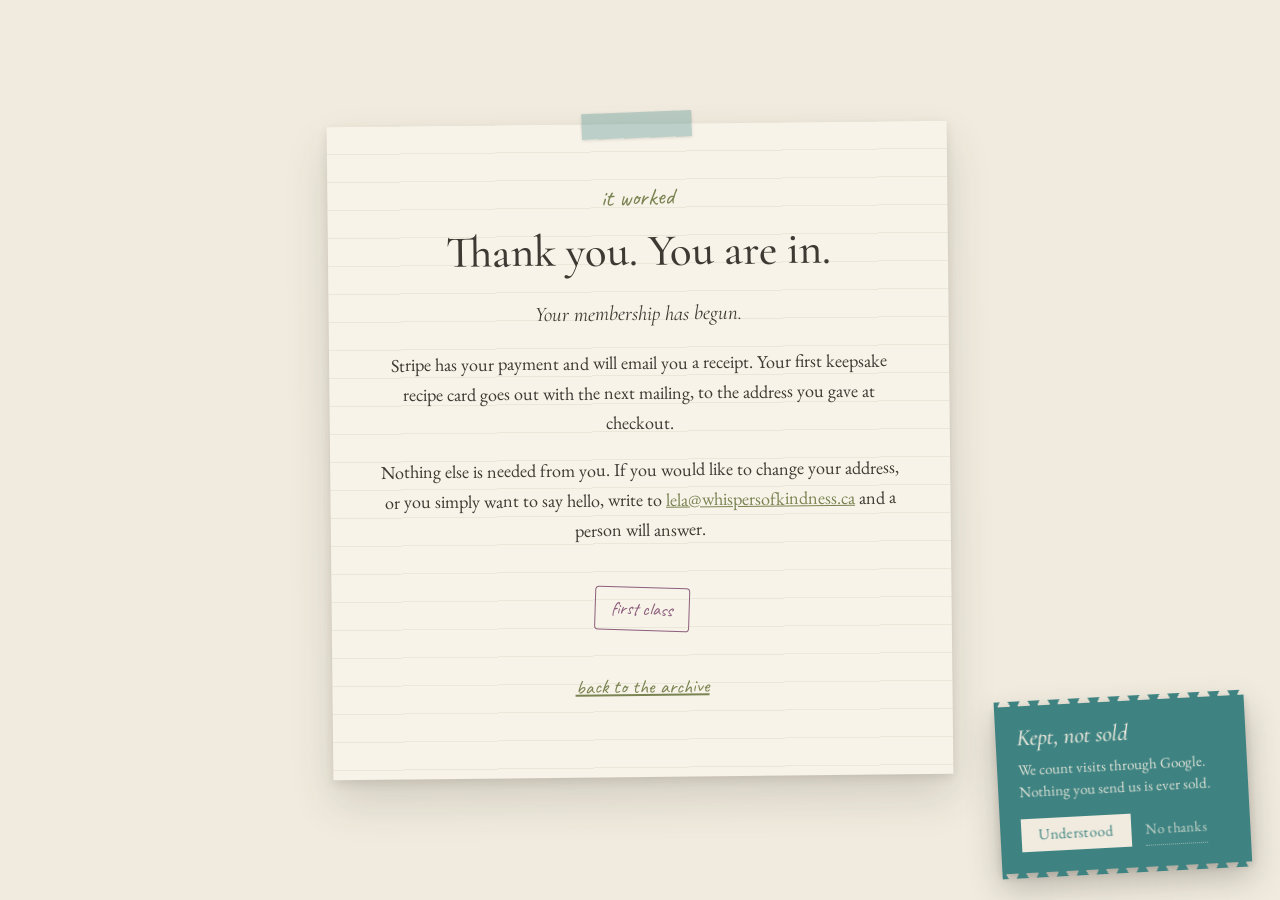
<file: public/thank-you.html>
<!DOCTYPE html>
<html lang="en">
<head>
<meta charset="UTF-8">
<meta name="viewport" content="width=device-width, initial-scale=1.0">
<title>Thank you · Whispers of Kindness</title>
<meta name="description" content="Your membership to Whispers of Kindness has begun.">
<meta name="robots" content="noindex">

<!-- ============================================================
     THE SEAL IN THE TAB

     Cut from the wax seal master on 17 August 2026. The master is
     390x390 and already square, so every size here is a straight
     resize with no crop and no recentring.

     favicon.ico carries 16, 32 and 48 in one file, as PNG payloads
     rather than the old bitmap format, which keeps the alpha clean.
     It sits at the site root because that is the path browsers ask
     for on their own, whether or not they read the tag below.

     Lives in four places: index.html, refunds.html,
     privacy.html and thank-you.html. There is no shared head template.
     ============================================================ -->
<link rel="icon" href="/favicon.ico" sizes="any">
<link rel="icon" type="image/png" sizes="32x32" href="/favicon-32x32.png">
<link rel="icon" type="image/png" sizes="16x16" href="/favicon-16x16.png">
<link rel="apple-touch-icon" sizes="180x180" href="/apple-touch-icon.png">
<link rel="manifest" href="/site.webmanifest">
<meta name="theme-color" content="#7A8352">
<link rel="preconnect" href="https://fonts.googleapis.com">
<link rel="preconnect" href="https://fonts.gstatic.com" crossorigin>
<link href="https://fonts.googleapis.com/css2?family=Cormorant+Garamond:ital,wght@0,400;0,500;0,600;1,400;1,500&family=EB+Garamond:ital,wght@0,400;0,500;1,400&family=Caveat:wght@400;500;600&display=swap" rel="stylesheet">
<style>
/* The shared design system, the values that this one page needs. Same
   variables as index.html, referenced rather than reinvented. */
:root{
  --paper:       #F0EBDE;
  --ink:         #3F3934;
  --olive:       #7A8352;
  --rose:        #D67B88;
  --plum:        #7C466C;
  --teal:        #3E8382;
  --paper-light: #F7F3E8;
  --ink-soft:    #6B635B;

  --font-display: 'Cormorant Garamond', Georgia, serif;
  --font-body:    'EB Garamond', Georgia, serif;
  --font-hand:    'Caveat', cursive;

  --shadow-lift: 0 4px 10px rgba(63,57,52,.12), 0 22px 44px rgba(63,57,52,.16);
}
*{ box-sizing:border-box; margin:0; padding:0; }
body{
  background:var(--paper);
  color:var(--ink);
  font-family:var(--font-body);
  font-size:1.14rem;
  line-height:1.65;
  min-height:100vh;
  display:flex; align-items:center; justify-content:center;
  padding:3rem 1.4rem;
}
a{ color:var(--olive); }

.letter{
  position:relative;
  background:var(--paper-light);
  max-width:620px;
  padding:3.4rem 3rem 2.8rem;
  transform:rotate(-.6deg);
  box-shadow:var(--shadow-lift);
  text-align:center;
}
.letter::before{
  content:"";
  position:absolute; inset:0;
  background:repeating-linear-gradient(to bottom, transparent 0 27px, rgba(122,131,82,.10) 27px 28px);
  pointer-events:none;
}
.tape{
  position:absolute;
  top:-12px; left:50%;
  width:110px; height:26px;
  transform:translateX(-50%) rotate(-1.6deg);
  background:rgba(62,131,130,.32);
  box-shadow:0 1px 3px rgba(63,57,52,.15);
}
.kicker{
  position:relative;
  font-family:var(--font-hand);
  font-size:1.5rem;
  color:var(--olive);
  display:block;
  margin-bottom:.5rem;
  transform:rotate(-1.2deg);
}
h1{
  position:relative;
  font-family:var(--font-display);
  font-weight:500;
  font-size:clamp(2rem, 5vw, 2.8rem);
  line-height:1.15;
  margin-bottom:1.2rem;
}
p{ position:relative; margin-bottom:1.05rem; }
p:last-of-type{ margin-bottom:0; }
.lede{
  font-family:var(--font-display);
  font-style:italic;
  font-size:1.3rem;
}
.stamp{
  position:relative;
  display:inline-block;
  font-family:var(--font-hand);
  font-size:1.15rem;
  color:var(--plum);
  border:1.6px solid var(--plum);
  border-radius:4px;
  padding:.35rem 1rem .4rem;
  transform:rotate(2.4deg);
  margin:1.6rem 0 .4rem;
  opacity:.85;
}
.home{
  position:relative;
  display:block;
  margin-top:2rem;
  font-family:var(--font-hand);
  font-size:1.25rem;
}
.ref{
  position:relative;
  margin-top:1.8rem;
  font-size:.85rem;
  color:rgba(63,57,52,.45);
  word-break:break-all;
}

/* ============================================================
   CONSENT STAMP

   Nothing loads Google Analytics until this is dismissed, so
   this notice is the only thing standing between a first time
   reader and a third party script. It is a postage stamp rather
   than a grey cookie bar because the rest of the site is paper
   and ephemera, and a grey bar would be the one corporate object
   on the page.

   Lives in four places, like the tag it gates: index.html,
   refunds.html, privacy.html and thank-you.html. There is no shared template.
   Change one, change all four.

   THE CLASS IS consent-stamp, NOT stamp. It was .stamp to begin
   with, which is already the site's own class for the little
   ephemera tags, the plum "now open" in the hero and the "first
   class" on the thank-you page. These rules are further down the
   same stylesheet, so they won, and both of those tags were
   dragged out of the page and pinned to the bottom right corner
   with teal perforations on them. Nothing warned about it. If a
   later phase adds anything here, give it a name of its own and
   check the name is free first.
   ============================================================ */
.consent-stamp{
  position:fixed;
  right:32px;
  bottom:32px;
  z-index:60;
  width:250px;
  padding:1.2rem 1.3rem 1.3rem;
  background:var(--teal);
  color:var(--paper);
  transform:rotate(-3deg);
  box-shadow:0 14px 30px rgba(63,57,52,.3), 0 3px 8px rgba(63,57,52,.18);
  transition:opacity .5s ease, transform .5s ease;
}

/* The perforations. Two teal strips straddling the top and bottom
   edges, with half circles bitten out of them by a repeating mask.
   The -webkit- prefixes are for Safari, which shipped mask-image
   unprefixed well before mask-size and mask-repeat. */
.consent-stamp::before,
.consent-stamp::after{
  content:"";
  position:absolute;
  left:0;
  right:0;
  height:10px;
  background:var(--teal);
  -webkit-mask-image:radial-gradient(circle 6px at 10px 5px, transparent 98%, #000 100%);
          mask-image:radial-gradient(circle 6px at 10px 5px, transparent 98%, #000 100%);
  -webkit-mask-repeat:repeat-x;
          mask-repeat:repeat-x;
  -webkit-mask-size:20px 20px;
          mask-size:20px 20px;
}
.consent-stamp::before{ top:-5px; }
.consent-stamp::after{ bottom:-5px; }

.consent-stamp .consent-stamp-h{
  font-family:var(--font-display);
  font-style:italic;
  font-weight:500;
  font-size:1.45rem;
  line-height:1.15;
  margin-bottom:.45rem;
}
.consent-stamp .consent-stamp-b{
  font-family:var(--font-body);
  font-size:.94rem;
  line-height:1.45;
  color:rgba(240,235,222,.9);
}
.consent-stamp-actions{
  display:flex;
  align-items:center;
  gap:.9rem;
  margin-top:1rem;
}
.consent-stamp button{
  padding:.42rem 1.1rem;
  border:none;
  background:var(--paper);
  color:var(--teal);
  font-family:var(--font-body);
  font-size:.95rem;
  letter-spacing:.02em;
  cursor:pointer;
}
.consent-stamp button:hover{ background:#FFFFFF; }
.consent-stamp button:focus-visible{ outline:2px solid var(--paper); outline-offset:3px; }

/* The decline. Quiet on purpose, and quiet in a specific way: no
   fill and no border box, just the word with the dotted underline
   the rest of the site already uses for a link. It has to be
   genuinely available, which is why it sits beside Understood
   rather than behind a corner cross, and it has to not compete,
   which is why it is not a second cream block. */
.consent-stamp button.quiet{
  padding:.42rem 0;
  background:none;
  color:rgba(240,235,222,.78);
  border-bottom:1px dotted rgba(240,235,222,.5);
  font-size:.9rem;
}
.consent-stamp button.quiet:hover{
  background:none;
  color:var(--paper);
  border-bottom-color:var(--paper);
}

/* Dismissed. Opacity carries the fade, and the slight drop keeps
   it reading as an object taken off the page rather than a box
   being switched off. */
.consent-stamp.is-going{
  opacity:0;
  transform:rotate(-3deg) translateY(10px);
  pointer-events:none;
}

@media (max-width:520px){
  .consent-stamp{ right:16px; bottom:16px; width:auto; max-width:250px; }
}
</style>

<!-- Google Analytics 4 is not loaded here. It used to be. The tag and
     the consent stamp that gates it now sit together at the foot of
     the body, so nothing reaches googletagmanager.com before a reader
     has agreed to it.

     This page is noindex, which keeps it out of search results. It
     does not keep it out of analytics, and that is deliberate: this
     is where somebody lands after checkout, so it is the page that
     tells you a signup completed. It still waits for consent like
     the other two. -->
</head>
<body>

<main class="letter">
  <span class="tape" aria-hidden="true"></span>
  <span class="kicker">it worked</span>
  <h1>Thank you. You are in.</h1>

  <p class="lede">Your membership has begun.</p>

  <p id="delivery">Stripe has your payment and will email you a receipt. Your first keepsake recipe card goes out with the next mailing, to the address you gave at checkout.</p>

  <p>Nothing else is needed from you. If you would like to change your address, or you simply want to say hello, write to <a href="mailto:lela@whispersofkindness.ca">lela@whispersofkindness.ca</a> and a person will answer.</p>

  <span class="stamp">first class</span>

  <p><a class="home" href="/">back to the archive</a></p>

  <p class="ref" id="ref"></p>
</main>

<script>
/* Stripe appends the session id to this address on a successful checkout.
   It is shown quietly so that a member reporting a problem has something
   concrete to quote, and so this page proves it was reached through
   Stripe rather than by typing the address in.

   It is NOT treated as proof of payment. Nothing here reads Stripe and
   nothing here writes to the database. Confirming a session and recording
   the member is Stage 3, and belongs in a webhook where it cannot be
   faked from the address bar. */
(function(){
  var params = new URLSearchParams(window.location.search);

  var id = params.get('session_id');
  if (id && /^cs_[A-Za-z0-9_]+$/.test(id)) {
    document.getElementById('ref').textContent = 'reference ' + id;
  }

  /* A digital member has no card in the post, and must not be told there is
     one. The physical wording is the default in the markup, so if this script
     never runs the promise that survives is the more careful of the two. */
  if (params.get('tier') === 'international') {
    document.getElementById('delivery').textContent =
      'Stripe has your payment and will email you a receipt. Your first recipe'
      + ' and the story behind it arrive online with the next issue, at the'
      + ' email address you gave at checkout.';
  }
})();
</script>


<!-- ============================================================
     CONSENT STAMP, AND THE ANALYTICS TAG IT GATES

     The gtag.js script used to sit in the head and load on its own.
     It does not any more. Nothing reaches googletagmanager.com
     until somebody clicks Understood.

     No thanks is a real answer and not just a way of closing the
     box. It stores 'declined', it never loads the tag, and it is
     remembered exactly as firmly as a yes, so somebody who says no
     is not asked again on the next page or the next visit.

     Lives in four places: index.html, refunds.html,
     privacy.html and thank-you.html. There is no shared template, so the markup, the
     styles and this script are all duplicated. Change one, change
     all three. The Measurement ID appears once, in GA_ID below.
     ============================================================ -->
<aside class="consent-stamp" id="consent-stamp" aria-label="Analytics notice" hidden>
  <p class="consent-stamp-h">Kept, not sold</p>
  <p class="consent-stamp-b">We count visits through Google. Nothing you send us is ever sold.</p>
  <div class="consent-stamp-actions">
    <button type="button" id="consent-ok">Understood</button>
    <button type="button" class="quiet" id="consent-no">No thanks</button>
  </div>
</aside>

<script>
(function(){
  var KEY   = 'wok-consent';
  var GA_ID = 'G-1855141C8G';

  function loadGA4(){
    var s = document.createElement('script');
    s.async = true;
    s.src = 'https://www.googletagmanager.com/gtag/js?id=' + GA_ID;
    document.head.appendChild(s);
    window.dataLayer = window.dataLayer || [];
    function gtag(){ dataLayer.push(arguments); }
    window.gtag = gtag;
    gtag('js', new Date());
    gtag('config', GA_ID);
  }

  /* localStorage is not always there to be read. Chrome throws on it
     outright when a reader has site data blocked, and so do some
     private windows. A notice that took the whole page down with it
     would be worse than no notice, so a failed read counts as "not
     asked yet" and a failed write just means the stamp comes back on
     the next visit. */
  function stored(){
    try { return localStorage.getItem(KEY); }
    catch (e) { return null; }
  }
  function remember(answer){
    try { localStorage.setItem(KEY, answer); }
    catch (e) {}
  }

  /* Three states, not two. 'given' loads the tag, 'declined' loads
     nothing and stays just as answered, and anything else, including
     a storage read that threw, means they have not been asked yet.
     Only the exact string 'given' ever reaches loadGA4. */
  var saved = stored();
  if (saved === 'given')    { loadGA4(); return; }
  if (saved === 'declined') { return; }

  var stamp = document.getElementById('consent-stamp');
  var yes   = document.getElementById('consent-ok');
  var no    = document.getElementById('consent-no');
  if (!stamp || !yes || !no) return;

  /* The stamp ships with the hidden attribute set, and is only ever
     revealed here. That way a returning reader does not get a flash
     of it before the script has read their answer. */
  stamp.hidden = false;

  function dismiss(answer){
    remember(answer);
    if (answer === 'given') loadGA4();
    stamp.classList.add('is-going');
    /* Held back until the fade has finished, so the transition is
       actually seen. Hidden rather than removed, so the markup stays
       where anyone reading the page source expects to find it. */
    setTimeout(function(){ stamp.hidden = true; }, 500);
  }

  yes.addEventListener('click', function(){ dismiss('given'); });
  no.addEventListener('click',  function(){ dismiss('declined'); });
})();
</script>

</body>
</html>
</file>
